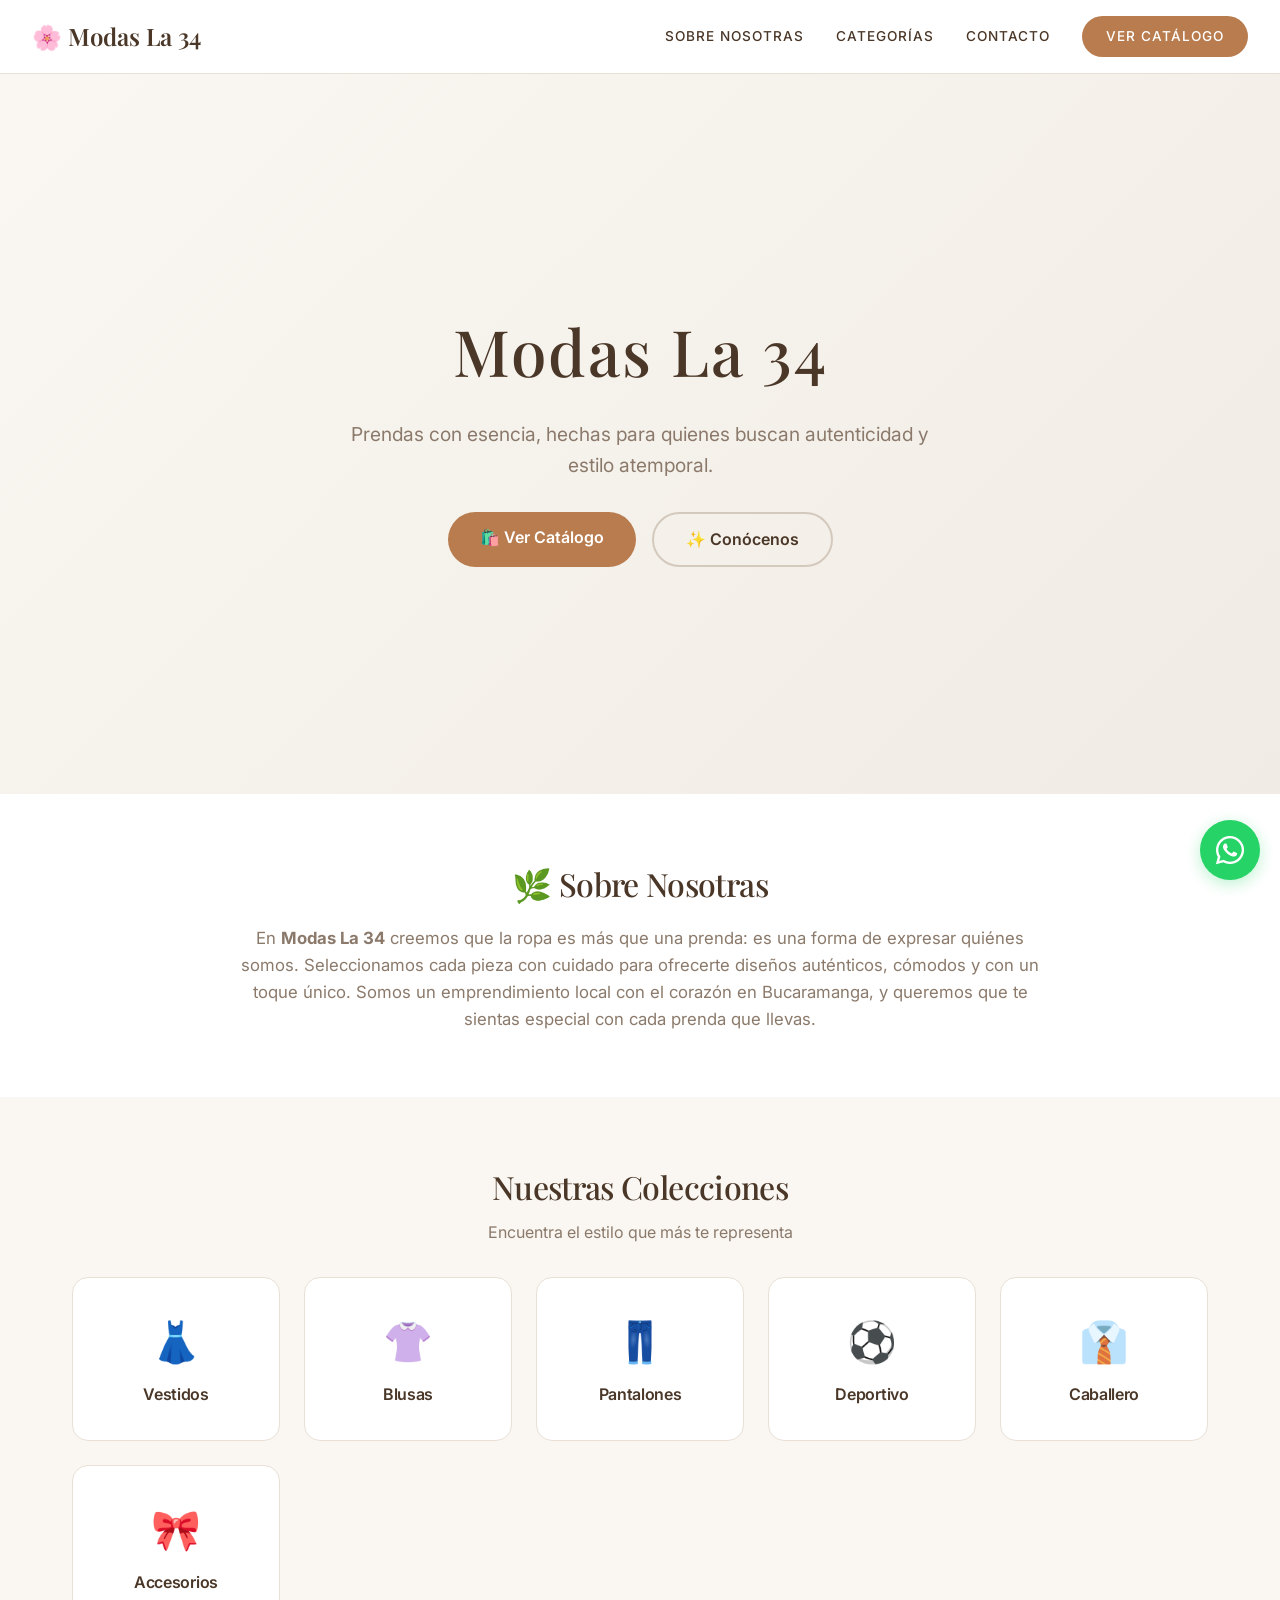
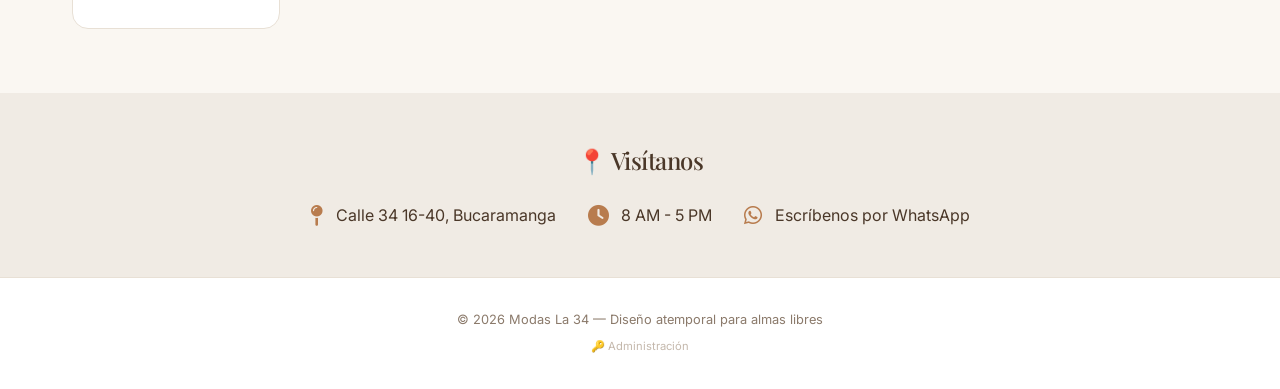
<file: index.html>
<!DOCTYPE html>
<html lang="es">
<head>
    <link rel="manifest" href="manifest.json">
    <meta name="theme-color" content="#d4a5a9">
    <meta charset="UTF-8">
    <meta name="viewport" content="width=device-width, initial-scale=1.0">
    <title>Modas La 34 | Tienda de ropa con esencia</title>
    <link rel="icon" href="data:image/svg+xml,<svg xmlns='http://www.w3.org/2000/svg' viewBox='0 0 100 100'><text y='.9em' font-size='90'>🌸</text></svg>">
    <!-- Google Fonts -->
    <link rel="preconnect" href="https://fonts.googleapis.com">
    <link rel="preconnect" href="https://fonts.gstatic.com" crossorigin>
    <link href="https://fonts.googleapis.com/css2?family=Inter:opsz,wght@14..32,300;14..32,400;14..32,500;14..32,600;14..32,700&family=Playfair+Display:ital,wght@0,400;0,500;0,600;1,400&display=swap" rel="stylesheet">
    <!-- Font Awesome -->
    <link rel="stylesheet" href="https://cdnjs.cloudflare.com/ajax/libs/font-awesome/6.4.0/css/all.min.css">
    <style>
        * {
            margin: 0;
            padding: 0;
            box-sizing: border-box;
        }

        body {
            font-family: 'Inter', sans-serif;
            background: #faf7f2;
            color: #2c2b28;
            line-height: 1.6;
        }

        /* Tipografía para títulos */
        h1, h2, h3 {
            font-family: 'Playfair Display', Georgia, serif;
            font-weight: 500;
            letter-spacing: -0.02em;
        }

        /* ===== HEADER ===== */
        .header {
            background: white;
            padding: 1rem 2rem;
            display: flex;
            justify-content: space-between;
            align-items: center;
            border-bottom: 1px solid #e8e0d5;
            position: sticky;
            top: 0;
            z-index: 100;
        }

        .logo {
            font-family: 'Playfair Display', Georgia, serif;
            font-size: 1.5rem;
            font-weight: 600;
            color: #4a3728;
            text-decoration: none;
        }

        .nav {
            display: flex;
            gap: 2rem;
            align-items: center;
        }

        .nav a {
            color: #4a3728;
            text-decoration: none;
            font-size: 0.85rem;
            font-weight: 500;
            text-transform: uppercase;
            letter-spacing: 1px;
            transition: color 0.3s;
        }

        .nav a:hover {
            color: #b87c4e;
        }

        .nav .btn-catalogo {
            background: #b87c4e;
            color: white;
            padding: 0.6rem 1.5rem;
            border-radius: 50px;
            transition: all 0.3s;
        }

        .nav .btn-catalogo:hover {
            background: #9a663f;
            color: white;
            transform: scale(1.02);
        }

        /* ===== HERO / BANNER ===== */
        .hero {
            display: flex;
            align-items: center;
            justify-content: center;
            min-height: 80vh;
            padding: 4rem 2rem;
            background: linear-gradient(135deg, #faf7f2 0%, #f0ebe4 100%);
            text-align: center;
        }

        .hero-content h1 {
            font-size: 4rem;
            color: #4a3728;
            margin-bottom: 1rem;
            letter-spacing: 2px;
        }

        .hero-content p {
            font-size: 1.2rem;
            color: #8b7a6b;
            max-width: 600px;
            margin: 0 auto 2rem auto;
        }

        .hero-buttons {
            display: flex;
            gap: 1rem;
            justify-content: center;
            flex-wrap: wrap;
        }

        .btn-primary {
            background: #b87c4e;
            color: white;
            padding: 0.8rem 2rem;
            border-radius: 50px;
            text-decoration: none;
            font-weight: 600;
            transition: all 0.3s;
            border: none;
            cursor: pointer;
        }

        .btn-primary:hover {
            background: #9a663f;
            transform: scale(1.02);
        }

        .btn-secondary {
            background: transparent;
            color: #4a3728;
            padding: 0.8rem 2rem;
            border-radius: 50px;
            text-decoration: none;
            font-weight: 600;
            border: 2px solid #d4c9bd;
            transition: all 0.3s;
        }

        .btn-secondary:hover {
            background: #e8e0d5;
            border-color: #b87c4e;
        }

        /* ===== CATEGORÍAS DESTACADAS ===== */
        .section {
            padding: 4rem 2rem;
            max-width: 1200px;
            margin: 0 auto;
        }

        .section-title {
            text-align: center;
            font-size: 2rem;
            color: #4a3728;
            margin-bottom: 0.5rem;
        }

        .section-subtitle {
            text-align: center;
            color: #8b7a6b;
            margin-bottom: 2rem;
        }

        .categorias-grid {
            display: grid;
            grid-template-columns: repeat(auto-fit, minmax(200px, 1fr));
            gap: 1.5rem;
        }

        .categoria-card {
            background: white;
            border-radius: 16px;
            padding: 2rem 1rem;
            text-align: center;
            border: 1px solid #e8e0d5;
            transition: all 0.3s;
            cursor: pointer;
            text-decoration: none;
            color: #4a3728;
        }

        .categoria-card:hover {
            transform: translateY(-5px);
            box-shadow: 0 10px 25px rgba(0,0,0,0.05);
            border-color: #b87c4e;
        }

        .categoria-card .icon {
            font-size: 2.5rem;
            margin-bottom: 0.5rem;
        }

        .categoria-card h3 {
            font-family: 'Inter', sans-serif;
            font-size: 1rem;
            font-weight: 600;
        }

        /* ===== QUIÉNES SOMOS ===== */
        .about {
            background: white;
            padding: 4rem 2rem;
        }

        .about-content {
            max-width: 800px;
            margin: 0 auto;
            text-align: center;
        }

        .about-content h2 {
            font-size: 2rem;
            color: #4a3728;
            margin-bottom: 1rem;
        }

        .about-content p {
            color: #8b7a6b;
            font-size: 1.05rem;
        }

        /* ===== CONTACTO ===== */
        .contacto {
            background: #f0ebe4;
            padding: 3rem 2rem;
            text-align: center;
        }

        .contacto-info {
            display: flex;
            flex-wrap: wrap;
            justify-content: center;
            gap: 2rem;
            margin-top: 1.5rem;
        }

        .contacto-item {
            display: flex;
            align-items: center;
            gap: 0.8rem;
            color: #4a3728;
        }

        .contacto-item i {
            font-size: 1.3rem;
            color: #b87c4e;
        }

        /* ===== FOOTER ===== */
        .footer {
            text-align: center;
            padding: 2rem;
            color: #8b7a6b;
            font-size: 0.8rem;
            border-top: 1px solid #e8e0d5;
            background: white;
        }

        .footer .admin-link {
            display: inline-block;
            margin-top: 0.5rem;
            font-size: 0.7rem;
            color: #c4b8ac;
            text-decoration: none;
            transition: color 0.3s;
        }

        .footer .admin-link:hover {
            color: #b87c4e;
        }

        /* ===== BOTÓN WHATSAPP FLOTANTE ===== */
        .whatsapp-float {
            position: fixed;
            bottom: 20px;
            right: 20px;
            background: #25D366;
            color: white;
            width: 60px;
            height: 60px;
            border-radius: 50%;
            display: flex;
            align-items: center;
            justify-content: center;
            font-size: 2rem;
            box-shadow: 0 4px 15px rgba(37, 211, 102, 0.3);
            z-index: 1000;
            text-decoration: none;
            transition: all 0.3s;
        }

        .whatsapp-float:hover {
            transform: scale(1.05);
            box-shadow: 0 6px 20px rgba(37, 211, 102, 0.4);
        }

        /* ===== RESPONSIVE ===== */
        @media (max-width: 768px) {
            .header {
                flex-direction: column;
                gap: 1rem;
                padding: 1rem;
            }

            .nav {
                flex-wrap: wrap;
                justify-content: center;
                gap: 1rem;
            }

            .hero-content h1 {
                font-size: 2.5rem;
            }

            .hero-content p {
                font-size: 1rem;
            }

            .categorias-grid {
                grid-template-columns: repeat(2, 1fr);
            }

            .contacto-info {
                flex-direction: column;
                align-items: center;
            }
        }
    </style>
</head>
<body>
    <!-- ===== HEADER ===== -->
    <header class="header">
        <a href="#" class="logo">🌸 Modas La 34</a>
        <nav class="nav">
            <a href="#nosotras">Sobre Nosotras</a>
            <a href="#categorias">Categorías</a>
            <a href="#contacto">Contacto</a>
            <a href="catalogo.html" class="btn-catalogo">Ver Catálogo</a>
        </nav>
    </header>

    <!-- ===== HERO ===== -->
    <section class="hero">
        <div class="hero-content">
            <h1>Modas La 34</h1>
            <p>Prendas con esencia, hechas para quienes buscan autenticidad y estilo atemporal.</p>
            <div class="hero-buttons">
                <a href="catalogo.html" class="btn-primary">🛍️ Ver Catálogo</a>
                <a href="#nosotras" class="btn-secondary">✨ Conócenos</a>
            </div>
        </div>
    </section>

    <!-- ===== QUIÉNES SOMOS ===== -->
    <section id="nosotras" class="about">
        <div class="about-content">
            <h2>🌿 Sobre Nosotras</h2>
            <p>
                En <strong>Modas La 34</strong> creemos que la ropa es más que una prenda: es una forma de expresar quiénes somos. 
                Seleccionamos cada pieza con cuidado para ofrecerte diseños auténticos, cómodos y con un toque único. 
                Somos un emprendimiento local con el corazón en Bucaramanga, y queremos que te sientas especial con cada prenda que llevas.
            </p>
        </div>
    </section>

    <!-- ===== CATEGORÍAS DESTACADAS ===== -->
    <section id="categorias" class="section">
        <h2 class="section-title">Nuestras Colecciones</h2>
        <p class="section-subtitle">Encuentra el estilo que más te representa</p>
        <div class="categorias-grid">
            <a href="catalogo.html?cat=vestidos" class="categoria-card">
                <div class="icon">👗</div>
                <h3>Vestidos</h3>
            </a>
            <a href="catalogo.html?cat=blusas" class="categoria-card">
                <div class="icon">👚</div>
                <h3>Blusas</h3>
            </a>
            <a href="catalogo.html?cat=pantalones" class="categoria-card">
                <div class="icon">👖</div>
                <h3>Pantalones</h3>
            </a>
            <a href="catalogo.html?cat=deportivo" class="categoria-card">
                <div class="icon">⚽</div>
                <h3>Deportivo</h3>
            </a>
            <a href="catalogo.html?cat=caballero" class="categoria-card">
                <div class="icon">👔</div>
                <h3>Caballero</h3>
            </a>
            <a href="catalogo.html?cat=accesorios" class="categoria-card">
                <div class="icon">🎀</div>
                <h3>Accesorios</h3>
            </a>
        </div>
    </section>

    <!-- ===== CONTACTO ===== -->
    <section id="contacto" class="contacto">
        <h2 style="font-family:'Playfair Display'; color:#4a3728;">📍 Visítanos</h2>
        <div class="contacto-info">
            <div class="contacto-item">
                <i class="fas fa-map-pin"></i>
                <span>Calle 34 16-40, Bucaramanga</span>
            </div>
            <div class="contacto-item">
                <i class="fas fa-clock"></i>
                <span>8 AM - 5 PM</span>
            </div>
            <div class="contacto-item">
                <i class="fab fa-whatsapp"></i>
                <span><a href="https://wa.me/573208049635?text=Hola%20Modas%20La%2034%2C%20vi%20su%20página%20y%20me%20interesa%20un%20producto" style="color:#4a3728; text-decoration:none;">Escríbenos por WhatsApp</a></span>
            </div>
        </div>
    </section>

    <!-- ===== FOOTER ===== -->
    <footer class="footer">
        <p>© 2026 Modas La 34 — Diseño atemporal para almas libres</p>
        <a href="admin/login.html" class="admin-link">🔑 Administración</a>
    </footer>

    <!-- ===== BOTÓN WHATSAPP FLOTANTE ===== -->
    <a href="https://wa.me/573208049635?text=Hola%20Modas%20La%2034%2C%20vi%20su%20página%20y%20me%20interesa%20un%20producto" 
       class="whatsapp-float" 
       target="_blank" 
       title="Contáctanos por WhatsApp">
        <i class="fab fa-whatsapp"></i>
    </a>
</body>
</html>
</file>
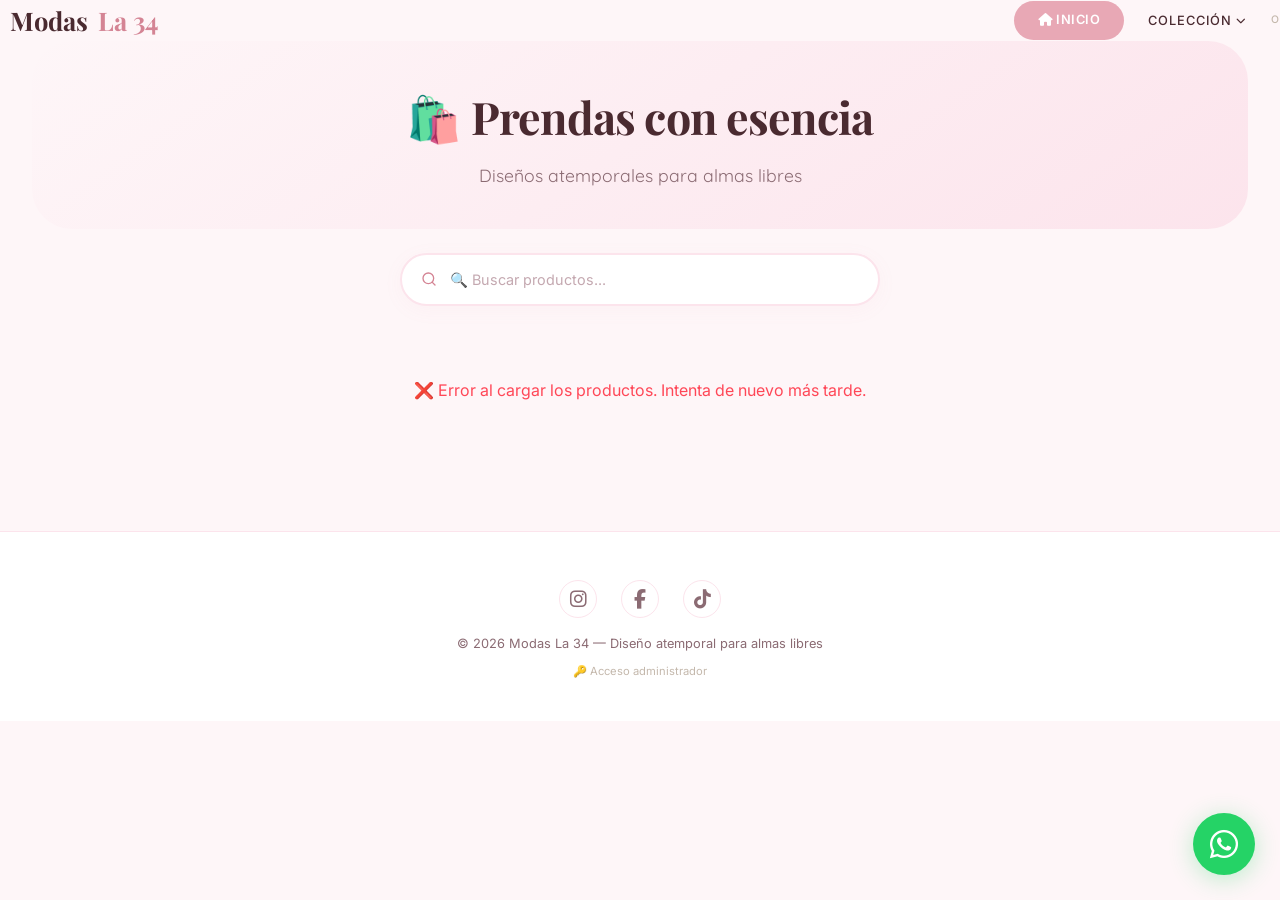
<file: catalogo.html>
<!DOCTYPE html>
<html lang="es">
<head>
    <meta charset="UTF-8">
    <meta name="viewport" content="width=device-width, initial-scale=1.0, user-scalable=yes">
    <link rel="icon" href="data:image/svg+xml,<svg xmlns='http://www.w3.org/2000/svg' viewBox='0 0 100 100'><text y='.9em' font-size='90'>🌸</text></svg>">
    <title>Catálogo - Modas La 34</title>
      
    <!-- Google Fonts -->
    <link href="https://fonts.googleapis.com/css2?family=Inter:wght@300;400;500;600;700&family=Playfair+Display:wght@400;500;600;700&family=Quicksand:wght@300;400;500;600;700&display=swap" rel="stylesheet">
    
    <!-- Font Awesome -->
    <link rel="stylesheet" href="https://cdnjs.cloudflare.com/ajax/libs/font-awesome/6.4.0/css/all.min.css">
     
    <!-- Estilos CSS -->
    <link rel="stylesheet" href="css/catalogo.css">
</head>
<body>
    <!-- HEADER -->
    <header>
        <div class="header-inner">
            <a href="#" class="logo">
                <i class="fas fa-flower"></i> Modas <span>La 34</span>
            </a>
            <nav>
                <a href="index.html" class="btn-nav"><i class="fas fa-home"></i> Inicio</a>
                <div class="dropdown">
                    <button class="dropbtn">Colección <i class="fas fa-chevron-down" style="font-size:0.6rem;"></i></button>
                    <div class="dropdown-content">
                        <a href="#" onclick="filtrarPorCategoria('todos')">✨ Todos los productos</a>
                        <a href="#" onclick="filtrarPorCategoria('vestidos')">👗 Vestidos</a>
                        <a href="#" onclick="filtrarPorCategoria('blusas')">👚 Blusas</a>
                        <a href="#" onclick="filtrarPorCategoria('pantalones')">👖 Pantalones</a>
                        <a href="#" onclick="filtrarPorCategoria('deportivo')">⚽ Deportivo</a>
                        <a href="#" onclick="filtrarPorCategoria('caballero')">👔 Caballero</a>
                        <a href="#" onclick="filtrarPorCategoria('accesorios')">🎀 Accesorios</a>
                    </div>
                </div>
                <a href="admin/login.html" style="font-size:0.65rem; color:#c4b8ac;">o</a>
            </nav>
        </div>
    </header>

    <!-- MAIN CONTENT -->
    <main class="main-content">
        <div class="hero-section">
            <h2>🛍️ Prendas con esencia</h2>
            <p>Diseños atemporales para almas libres</p>
        </div>

        <div class="buscador-wrapper">
            <input type="text" id="buscador-productos" placeholder="🔍 Buscar productos..." class="buscador-input">
        </div>

        <div class="grid-productos" id="catalogo-productos">
            <div class="producto-card">
                <div class="producto-sin-imagen">🌿</div>
                <div class="producto-info">
                    <h3 class="producto-titulo">Cargando...</h3>
                    <p class="producto-precio">$0</p>
                </div>
            </div>
        </div>
    </main>

    <!-- MODAL -->
    <div id="modal-producto" class="modal">
        <div class="modal-contenido">
            <button class="modal-cerrar" onclick="cerrarModal()" aria-label="Cerrar modal">&times;</button>
            <div id="modal-contenido-producto"></div>
        </div>
    </div>

    <!-- WHATSAPP FLOTANTE -->
    <a href="https://wa.me/573208049635?text=Hola%20Modas%20La%2034" class="wa-float" target="_blank" aria-label="WhatsApp">
        <i class="fab fa-whatsapp"></i>
    </a>

    <!-- FOOTER -->
    <footer>
        <div class="footer-social">
            <a href="#" aria-label="Instagram"><i class="fab fa-instagram"></i></a>
            <a href="#" aria-label="Facebook"><i class="fab fa-facebook-f"></i></a>
            <a href="#" aria-label="TikTok"><i class="fab fa-tiktok"></i></a>
        </div>
        <p>© 2026 Modas La 34 — Diseño atemporal para almas libres</p>
        <a href="admin/login.html" class="admin-link">🔑 Acceso administrador</a>
    </footer>

    <!-- SCRIPTS -->
    <script src="js/supabase-config.js"></script>
    <script src="js/catalogo.js"></script>
</body>
</html>
</file>
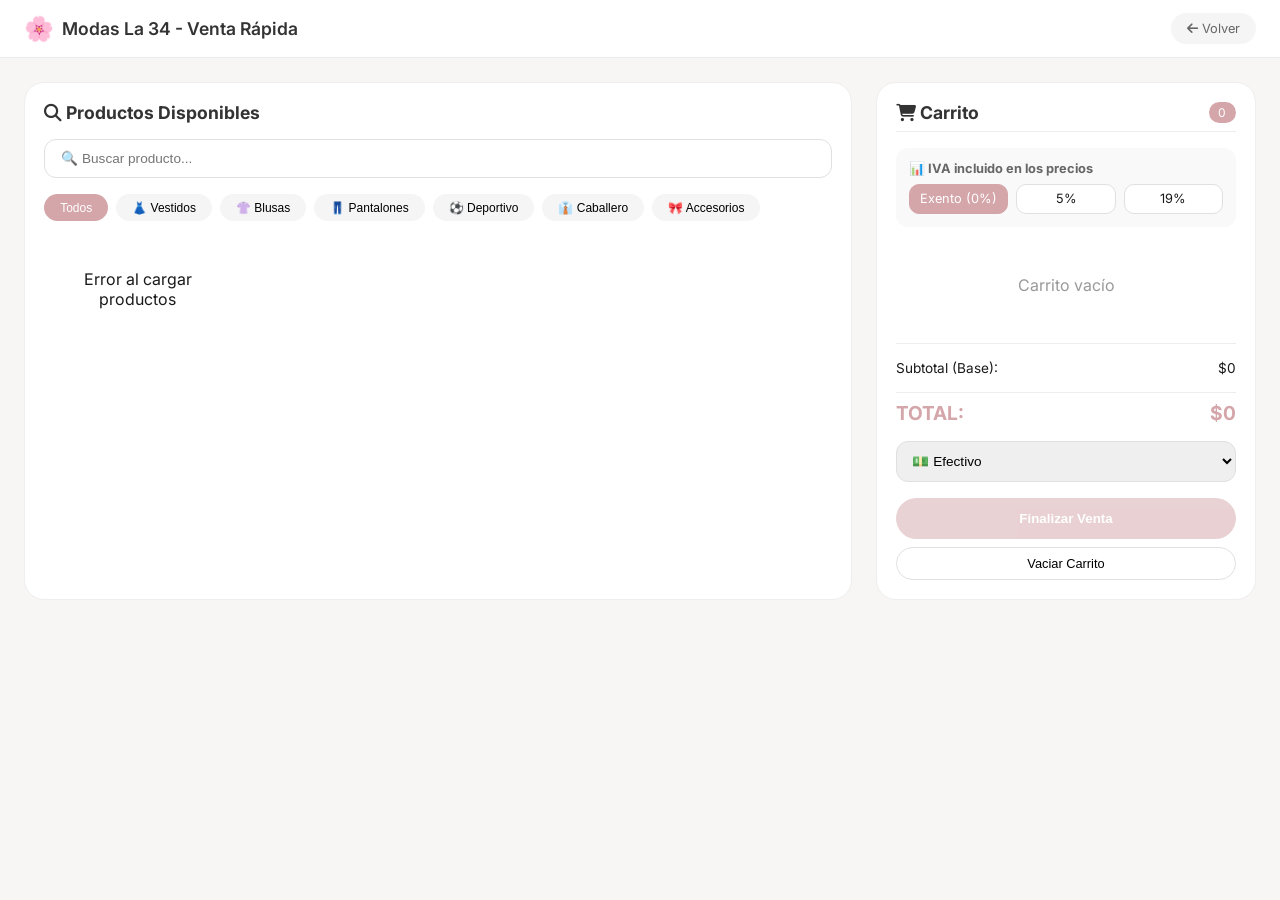
<file: admin/venta-rapida.html>
<!DOCTYPE html>
<html lang="es">
<head>
    <meta charset="UTF-8">
    <meta name="viewport" content="width=device-width, initial-scale=1.0, user-scalable=yes">
    <link rel="icon" href="data:image/svg+xml,<svg xmlns='http://www.w3.org/2000/svg' viewBox='0 0 100 100'><text y='.9em' font-size='90'>🌸</text></svg>">
    <title>Venta Rápida - Modas La 34</title>
    <link href="https://fonts.googleapis.com/css2?family=Inter:opsz,wght@14..32,300;14..32,400;14..32,500;14..32,600;14..32,700&display=swap" rel="stylesheet">
    <link rel="stylesheet" href="https://cdnjs.cloudflare.com/ajax/libs/font-awesome/6.4.0/css/all.min.css">
    <style>
        * {
            margin: 0;
            padding: 0;
            box-sizing: border-box;
        }

        body {
            font-family: 'Inter', -apple-system, BlinkMacSystemFont, sans-serif;
            background: #f8f6f4;
            color: #1a1a1a;
            min-height: 100vh;
        }

        /* Header */
        .header {
            background: white;
            padding: 0.8rem 1.5rem;
            display: flex;
            justify-content: space-between;
            align-items: center;
            border-bottom: 1px solid #eaeaea;
            position: sticky;
            top: 0;
            z-index: 100;
        }

        .logo {
            display: flex;
            align-items: center;
            gap: 0.5rem;
        }

        .logo-icon { font-size: 1.5rem; }
        .logo-text { font-weight: 600; font-size: 1.1rem; color: #333; }
        .volver-btn {
            background: #f5f5f5;
            color: #666;
            text-decoration: none;
            padding: 0.5rem 1rem;
            border-radius: 30px;
            font-size: 0.8rem;
            transition: all 0.2s;
        }
        .volver-btn:hover { background: #e0e0e0; }

        /* Contenedor principal */
        .venta-container {
            display: grid;
            grid-template-columns: 1fr 380px;
            gap: 1.5rem;
            padding: 1.5rem;
            max-width: 1400px;
            margin: 0 auto;
        }

        /* Panel productos */
        .productos-panel {
            background: white;
            border-radius: 20px;
            border: 1px solid #eee;
            padding: 1.2rem;
        }

        .productos-panel h2 {
            font-size: 1.1rem;
            margin-bottom: 1rem;
            color: #333;
        }

        .buscador {
            margin-bottom: 1rem;
        }
        .buscador input {
            width: 100%;
            padding: 0.7rem 1rem;
            border: 1px solid #e0e0e0;
            border-radius: 12px;
            font-size: 0.85rem;
        }
        .buscador input:focus { outline: none; border-color: #d4a5a9; }

        .categorias {
            display: flex;
            gap: 0.5rem;
            flex-wrap: wrap;
            margin-bottom: 1rem;
        }
        .cat-btn {
            background: #f5f5f5;
            border: none;
            padding: 0.4rem 1rem;
            border-radius: 20px;
            font-size: 0.75rem;
            cursor: pointer;
            transition: all 0.2s;
        }
        .cat-btn:hover { background: #e0e0e0; }
        .cat-btn.active { background: #d4a5a9; color: white; }

        .grid-productos {
            display: grid;
            grid-template-columns: repeat(auto-fill, minmax(160px, 1fr));
            gap: 0.8rem;
            max-height: 500px;
            overflow-y: auto;
        }

        .producto-card {
            background: #fafafa;
            border-radius: 12px;
            padding: 0.8rem;
            cursor: pointer;
            transition: all 0.2s;
            border: 1px solid #eee;
            text-align: center;
        }
        .producto-card:hover { background: #f0f0f0; transform: translateY(-2px); }
        .producto-nombre { font-weight: 600; font-size: 0.85rem; margin: 0.3rem 0; }
        .producto-precio { color: #d4a5a9; font-weight: 700; font-size: 1rem; }
        .producto-stock { font-size: 0.7rem; color: #999; }

        /* Panel carrito */
        .carrito-panel {
            background: white;
            border-radius: 20px;
            border: 1px solid #eee;
            padding: 1.2rem;
            position: sticky;
            top: 80px;
            height: fit-content;
        }

        .carrito-header {
            display: flex;
            justify-content: space-between;
            align-items: center;
            margin-bottom: 1rem;
            padding-bottom: 0.5rem;
            border-bottom: 1px solid #eee;
        }
        .carrito-header h2 { font-size: 1.1rem; color: #333; }
        .carrito-cantidad {
            background: #d4a5a9;
            color: white;
            padding: 0.2rem 0.6rem;
            border-radius: 20px;
            font-size: 0.75rem;
        }

        .selector-iva {
            background: #f9f9f9;
            border-radius: 12px;
            padding: 0.8rem;
            margin-bottom: 1rem;
        }
        .selector-iva h3 { font-size: 0.8rem; margin-bottom: 0.5rem; color: #666; }
        .iva-opciones { display: flex; gap: 0.5rem; }
        .iva-opcion {
            flex: 1;
            text-align: center;
            padding: 0.4rem;
            background: white;
            border: 1px solid #e0e0e0;
            border-radius: 10px;
            cursor: pointer;
            font-size: 0.8rem;
            transition: all 0.2s;
        }
        .iva-opcion.active { background: #d4a5a9; color: white; border-color: #d4a5a9; }

        .carrito-items {
            max-height: 350px;
            overflow-y: auto;
            margin-bottom: 1rem;
        }
        .carrito-item {
            display: flex;
            justify-content: space-between;
            align-items: center;
            padding: 0.8rem;
            background: #fafafa;
            border-radius: 10px;
            margin-bottom: 0.5rem;
        }
        .item-info { flex: 1; }
        .item-nombre { font-weight: 600; font-size: 0.85rem; }
        .item-detalle { font-size: 0.7rem; color: #999; }
        .item-precio { font-weight: 600; color: #d4a5a9; font-size: 0.85rem; }
        .item-cantidad {
            display: flex;
            align-items: center;
            gap: 0.5rem;
            margin: 0 0.5rem;
        }
        .item-cantidad button {
            width: 25px;
            height: 25px;
            border-radius: 50%;
            border: none;
            background: #e0e0e0;
            cursor: pointer;
        }
        .item-cantidad button:hover { background: #d4a5a9; color: white; }
        .item-eliminar {
            background: none;
            border: none;
            color: #ccc;
            cursor: pointer;
            font-size: 1rem;
        }
        .item-eliminar:hover { color: #e74c3c; }

        .carrito-resumen {
            border-top: 1px solid #eee;
            padding-top: 1rem;
        }
        .resumen-linea {
            display: flex;
            justify-content: space-between;
            margin-bottom: 0.5rem;
            font-size: 0.85rem;
        }
        .resumen-total {
            display: flex;
            justify-content: space-between;
            font-size: 1.2rem;
            font-weight: 700;
            color: #d4a5a9;
            margin: 1rem 0;
            padding-top: 0.5rem;
            border-top: 1px solid #eee;
        }
        .metodo-pago select {
            width: 100%;
            padding: 0.7rem;
            border: 1px solid #e0e0e0;
            border-radius: 12px;
            font-size: 0.85rem;
            margin-bottom: 1rem;
        }
        .finalizar-btn {
            background: #d4a5a9;
            color: white;
            border: none;
            padding: 0.8rem;
            border-radius: 40px;
            font-weight: 600;
            width: 100%;
            cursor: pointer;
            transition: all 0.2s;
        }
        .finalizar-btn:hover { background: #c49498; }
        .finalizar-btn:disabled { opacity: 0.5; cursor: not-allowed; }
        .vaciar-btn {
            background: none;
            border: 1px solid #e0e0e0;
            padding: 0.5rem;
            border-radius: 40px;
            width: 100%;
            margin-top: 0.5rem;
            cursor: pointer;
            font-size: 0.8rem;
        }

        /* Modal factura */
        .modal {
            display: none;
            position: fixed;
            top: 0;
            left: 0;
            width: 100%;
            height: 100%;
            background: rgba(0,0,0,0.5);
            justify-content: center;
            align-items: center;
            z-index: 1000;
        }
        .modal.active { display: flex; }
        .modal-content {
            background: white;
            border-radius: 24px;
            padding: 1.5rem;
            max-width: 400px;
            width: 90%;
            text-align: center;
        }
        .modal-buttons {
            display: flex;
            gap: 1rem;
            margin-top: 1.5rem;
        }
        .modal-buttons button {
            flex: 1;
            padding: 0.7rem;
            border: none;
            border-radius: 40px;
            cursor: pointer;
            font-weight: 600;
        }
        .btn-imprimir { background: #d4a5a9; color: white; }
        .btn-nueva { background: #f0f0f0; color: #666; }

        /* Responsive */
        @media (max-width: 768px) {
            .venta-container { grid-template-columns: 1fr; }
            .carrito-panel { position: static; }
        }
    </style>
</head>
<body>
    <header class="header">
        <div class="logo">
            <span class="logo-icon">🌸</span>
            <span class="logo-text">Modas La 34 - Venta Rápida</span>
        </div>
        <a href="dashboard.html" class="volver-btn"><i class="fas fa-arrow-left"></i> Volver</a>
    </header>

    <div class="venta-container">
        <!-- Panel izquierdo: Productos -->
        <div class="productos-panel">
            <h2><i class="fas fa-search"></i> Productos Disponibles</h2>
            <div class="buscador">
                <input type="text" id="buscador" placeholder="🔍 Buscar producto...">
            </div>
            <div class="categorias" id="categorias">
                <button class="cat-btn active" data-cat="todos">Todos</button>
                <button class="cat-btn" data-cat="vestidos">👗 Vestidos</button>
                <button class="cat-btn" data-cat="blusas">👚 Blusas</button>
                <button class="cat-btn" data-cat="pantalones">👖 Pantalones</button>
                <button class="cat-btn" data-cat="deportivo">⚽ Deportivo</button>
                <button class="cat-btn" data-cat="caballero">👔 Caballero</button>
                <button class="cat-btn" data-cat="accesorios">🎀 Accesorios</button>
            </div>
            <div class="grid-productos" id="grid-productos">
                <div style="text-align:center; padding:2rem;">Cargando productos...</div>
            </div>
        </div>

        <!-- Panel derecho: Carrito -->
        <div class="carrito-panel">
            <div class="carrito-header">
                <h2><i class="fas fa-shopping-cart"></i> Carrito</h2>
                <span class="carrito-cantidad" id="carrito-cantidad">0</span>
            </div>

            <div class="selector-iva">
                <h3>📊 IVA incluido en los precios</h3>
                <div class="iva-opciones">
                    <div class="iva-opcion active" data-iva="0">Exento (0%)</div>
                    <div class="iva-opcion" data-iva="5">5%</div>
                    <div class="iva-opcion" data-iva="19">19%</div>
                </div>
            </div>

            <div class="carrito-items" id="carrito-items">
                <div style="text-align:center; color:#999; padding:2rem;">Carrito vacío</div>
            </div>

            <div class="carrito-resumen">
                <div class="resumen-linea">
                    <span>Subtotal (Base):</span>
                    <span id="subtotal">$0</span>
                </div>
                <div class="resumen-linea" id="iva-linea" style="display:none;">
                    <span>IVA <span id="iva-porcentaje">0</span>%:</span>
                    <span id="iva-valor">$0</span>
                </div>
                <div class="resumen-total">
                    <span>TOTAL:</span>
                    <span id="total">$0</span>
                </div>

                <div class="metodo-pago">
                    <select id="metodo-pago">
                        <option value="Efectivo">💵 Efectivo</option>
                        <option value="Tarjeta Débito">💳 Tarjeta Débito</option>
                        <option value="Tarjeta Crédito">💳 Tarjeta Crédito</option>
                        <option value="Transferencia">📱 Transferencia</option>
                        <option value="Nequi">📱 Nequi</option>
                        <option value="DaviPlata">📱 DaviPlata</option>
                    </select>
                </div>

                <button class="finalizar-btn" id="finalizar-btn" disabled>Finalizar Venta</button>
                <button class="vaciar-btn" onclick="limpiarCarrito()">Vaciar Carrito</button>
            </div>
        </div>
    </div>

    <!-- Modal factura -->
    <div class="modal" id="modal-factura">
        <div class="modal-content">
            <div style="font-size: 3rem;">🧾</div>
            <h3 style="margin: 1rem 0;">¡Venta Completada!</h3>
            <p>Total: <strong id="factura-total">$0</strong></p>
            <p>IVA: <span id="factura-iva">0%</span></p>
            <p>Método: <span id="factura-metodo">Efectivo</span></p>
            <div class="modal-buttons">
                <button class="btn-imprimir" onclick="imprimirFactura()">🖨️ Imprimir</button>
                <button class="btn-nueva" onclick="nuevaVenta()">➕ Nueva Venta</button>
            </div>
        </div>
    </div>

    <script src="../js/supabase-config.js"></script>
    <script>
        // Variables
        let productos = [];
        let carrito = [];
        let ivaSeleccionado = 0;
        let filtroCategoria = 'todos';
        let busqueda = '';

        // Elementos DOM
        const gridProductos = document.getElementById('grid-productos');
        const carritoItems = document.getElementById('carrito-items');
        const carritoCantidad = document.getElementById('carrito-cantidad');
        const subtotalSpan = document.getElementById('subtotal');
        const ivaLinea = document.getElementById('iva-linea');
        const ivaPorcentajeSpan = document.getElementById('iva-porcentaje');
        const ivaValorSpan = document.getElementById('iva-valor');
        const totalSpan = document.getElementById('total');
        const finalizarBtn = document.getElementById('finalizar-btn');

        // Inicializar
        document.addEventListener('DOMContentLoaded', async () => {
            await cargarProductos();
            configurarEventos();
        });

        async function cargarProductos() {
            try {
                const res = await fetch(`${SUPABASE_URL}/rest/v1/vista_productos_completa`, {
                    headers: { 'apikey': SUPABASE_KEY }
                });
                productos = await res.json();
                mostrarProductos();
            } catch (error) {
                console.error('Error:', error);
                gridProductos.innerHTML = '<div style="text-align:center; padding:2rem;">Error al cargar productos</div>';
            }
        }

        function mostrarProductos() {
            let filtrados = productos.filter(p => p.stock_total > 0);
            
            if (filtroCategoria !== 'todos') {
                filtrados = filtrados.filter(p => p.categoria === filtroCategoria);
            }
            if (busqueda) {
                filtrados = filtrados.filter(p => 
                    p.nombre.toLowerCase().includes(busqueda.toLowerCase()) ||
                    p.codigo.toLowerCase().includes(busqueda.toLowerCase())
                );
            }

            if (filtrados.length === 0) {
                gridProductos.innerHTML = '<div style="text-align:center; padding:2rem;">No hay productos disponibles</div>';
                return;
            }

            gridProductos.innerHTML = filtrados.map(p => `
                <div class="producto-card" onclick="seleccionarProducto(${p.id})">
                    <div style="font-size: 1.5rem;">📦</div>
                    <div class="producto-nombre">${p.nombre}</div>
                    <div class="producto-precio">$${(p.precio_min || 0).toLocaleString()}</div>
                    <div class="producto-stock">Stock: ${p.stock_total}</div>
                    <div style="font-size: 0.7rem; color:#999;">${p.codigo}</div>
                </div>
            `).join('');
        }

        function configurarEventos() {
            // Filtro categorías
            document.querySelectorAll('.cat-btn').forEach(btn => {
                btn.addEventListener('click', () => {
                    document.querySelectorAll('.cat-btn').forEach(b => b.classList.remove('active'));
                    btn.classList.add('active');
                    filtroCategoria = btn.dataset.cat;
                    mostrarProductos();
                });
            });

            // Buscador
            document.getElementById('buscador').addEventListener('input', (e) => {
                busqueda = e.target.value;
                mostrarProductos();
            });

            // Selector IVA
            document.querySelectorAll('.iva-opcion').forEach(opt => {
                opt.addEventListener('click', () => {
                    document.querySelectorAll('.iva-opcion').forEach(o => o.classList.remove('active'));
                    opt.classList.add('active');
                    ivaSeleccionado = parseInt(opt.dataset.iva);
                    actualizarCarrito();
                });
            });
        }

        async function seleccionarProducto(id) {
            const producto = productos.find(p => p.id === id);
            if (!producto) return;

            const variantes = producto.variantes || [];
            if (variantes.length === 0) {
                agregarAlCarrito(producto, null, producto.precio_min);
                return;
            }

            // Modal para seleccionar variante
            let modalHTML = `
                <div style="position:fixed; top:0; left:0; right:0; bottom:0; background:rgba(0,0,0,0.5); display:flex; align-items:center; justify-content:center; z-index:2000;">
                    <div style="background:white; border-radius:20px; padding:1.5rem; max-width:400px; width:90%;">
                        <h3 style="margin-bottom:1rem;">Seleccionar variante: ${producto.nombre}</h3>
            `;
            
            variantes.forEach(v => {
                const colores = v.colores || [];
                const stockTotal = colores.reduce((s,c) => s + (c.stock || 0), 0);
                if (stockTotal > 0) {
                    modalHTML += `
                        <div onclick="agregarAlCarrito(${JSON.stringify(producto).replace(/"/g, '&quot;')}, ${JSON.stringify(v).replace(/"/g, '&quot;')}, ${v.precio_venta})" 
                             style="border:1px solid #eee; border-radius:12px; padding:0.8rem; margin-bottom:0.5rem; cursor:pointer;">
                            <strong>Talla: ${v.talla}</strong><br>
                            Precio: $${(v.precio_venta || 0).toLocaleString()}<br>
                            Stock: ${stockTotal}
                        </div>
                    `;
                }
            });
            
            modalHTML += `
                        <button onclick="this.parentElement.parentElement.remove()" style="margin-top:1rem; width:100%; padding:0.5rem; border:1px solid #ddd; border-radius:40px; background:white;">Cancelar</button>
                    </div>
                </div>
            `;
            
            document.body.insertAdjacentHTML('beforeend', modalHTML);
        }

        function agregarAlCarrito(producto, variante, precio) {
            // Cerrar modal
            const modal = document.querySelector('body > div:last-child');
            if (modal && modal.style.position === 'fixed') modal.remove();
            
            const itemExistente = carrito.find(i => i.id === (variante?.id || producto.id));
            
            if (itemExistente) {
                itemExistente.cantidad++;
            } else {
                carrito.push({
                    id: variante?.id || producto.id,
                    nombre: producto.nombre,
                    talla: variante?.talla || 'Única',
                    precio: precio,
                    cantidad: 1,
                    producto_id: producto.id,
                    variante_id: variante?.id || null
                });
            }
            
            actualizarCarrito();
        }

        function actualizarCarrito() {
            const cantidadTotal = carrito.reduce((sum, i) => sum + i.cantidad, 0);
            carritoCantidad.textContent = cantidadTotal;
            
            if (carrito.length === 0) {
                carritoItems.innerHTML = '<div style="text-align:center; color:#999; padding:2rem;">Carrito vacío</div>';
                finalizarBtn.disabled = true;
                subtotalSpan.textContent = '$0';
                totalSpan.textContent = '$0';
                ivaLinea.style.display = 'none';
                return;
            }
            
            finalizarBtn.disabled = false;
            
            carritoItems.innerHTML = carrito.map((item, idx) => `
                <div class="carrito-item">
                    <div class="item-info">
                        <div class="item-nombre">${item.nombre}</div>
                        <div class="item-detalle">Talla: ${item.talla}</div>
                    </div>
                    <div class="item-cantidad">
                        <button onclick="cambiarCantidad(${idx}, -1)">-</button>
                        <span>${item.cantidad}</span>
                        <button onclick="cambiarCantidad(${idx}, 1)">+</button>
                    </div>
                    <div class="item-precio">$${(item.precio * item.cantidad).toLocaleString()}</div>
                    <button class="item-eliminar" onclick="eliminarDelCarrito(${idx})"><i class="fas fa-trash"></i></button>
                </div>
            `).join('');
            
            const subtotal = carrito.reduce((sum, i) => sum + (i.precio * i.cantidad), 0);
            
            if (ivaSeleccionado > 0) {
                const base = subtotal / (1 + (ivaSeleccionado / 100));
                const iva = subtotal - base;
                ivaPorcentajeSpan.textContent = ivaSeleccionado;
                ivaValorSpan.textContent = `$${iva.toLocaleString()}`;
                ivaLinea.style.display = 'flex';
                subtotalSpan.textContent = `$${base.toLocaleString()}`;
                totalSpan.textContent = `$${subtotal.toLocaleString()}`;
            } else {
                ivaLinea.style.display = 'none';
                subtotalSpan.textContent = `$${subtotal.toLocaleString()}`;
                totalSpan.textContent = `$${subtotal.toLocaleString()}`;
            }
        }

        function cambiarCantidad(index, delta) {
            const item = carrito[index];
            const nuevaCantidad = item.cantidad + delta;
            if (nuevaCantidad <= 0) {
                eliminarDelCarrito(index);
            } else {
                item.cantidad = nuevaCantidad;
                actualizarCarrito();
            }
        }

        function eliminarDelCarrito(index) {
            carrito.splice(index, 1);
            actualizarCarrito();
        }

        function limpiarCarrito() {
            if (carrito.length > 0 && confirm('¿Vaciar carrito?')) {
                carrito = [];
                actualizarCarrito();
            }
        }

        async function finalizarVenta() {
            if (carrito.length === 0) return;
            
            const metodoPago = document.getElementById('metodo-pago').value;
            const subtotal = carrito.reduce((sum, i) => sum + (i.precio * i.cantidad), 0);
            const base = ivaSeleccionado > 0 ? subtotal / (1 + (ivaSeleccionado / 100)) : subtotal;
            const iva = subtotal - base;
            
            if (!confirm(`¿Confirmar venta por $${subtotal.toLocaleString()}?`)) return;
            
            try {
                const token = JSON.parse(localStorage.getItem('admin_token'));
                const userRes = await fetch(`${SUPABASE_URL}/auth/v1/user`, {
                    headers: { 'apikey': SUPABASE_KEY, 'Authorization': `Bearer ${token.access_token}` }
                });
                const user = await userRes.json();
                
                const ventaData = {
                    total: subtotal,
                    subtotal: base,
                    iva: iva,
                    iva_porcentaje: ivaSeleccionado,
                    metodo_pago: metodoPago,
                    productos: carrito.map(i => `${i.cantidad}x ${i.nombre} (${i.talla})`).join(', '),
                    vendedor_id: user.id
                };
                
                const ventaRes = await fetch(`${SUPABASE_URL}/rest/v1/ventas`, {
                    method: 'POST',
                    headers: {
                        'apikey': SUPABASE_KEY,
                        'Authorization': `Bearer ${token.access_token}`,
                        'Content-Type': 'application/json',
                        'Prefer': 'return=representation'
                    },
                    body: JSON.stringify(ventaData)
                });
                
                if (!ventaRes.ok) throw new Error('Error al crear venta');
                
                const venta = await ventaRes.json();
                const ventaId = venta[0]?.id || venta.id;
                
                // Actualizar stock de variantes
                for (const item of carrito) {
                    if (item.variante_id) {
                        const varRes = await fetch(`${SUPABASE_URL}/rest/v1/variantes_producto?id=eq.${item.variante_id}`, {
                            headers: { 'apikey': SUPABASE_KEY }
                        });
                        const variante = await varRes.json();
                        if (variante.length > 0) {
                            const colores = variante[0].colores || [];
                            const nuevoStock = (variante[0].stock_total || 0) - item.cantidad;
                            await fetch(`${SUPABASE_URL}/rest/v1/variantes_producto?id=eq.${item.variante_id}`, {
                                method: 'PATCH',
                                headers: {
                                    'apikey': SUPABASE_KEY,
                                    'Authorization': `Bearer ${token.access_token}`,
                                    'Content-Type': 'application/json'
                                },
                                body: JSON.stringify({ stock_total: nuevoStock })
                            });
                        }
                    }
                }
                
                // Mostrar modal
                document.getElementById('factura-total').textContent = `$${subtotal.toLocaleString()}`;
                document.getElementById('factura-iva').textContent = ivaSeleccionado > 0 ? `${ivaSeleccionado}%` : 'Exento';
                document.getElementById('factura-metodo').textContent = metodoPago;
                document.getElementById('modal-factura').classList.add('active');
                
                window.ultimaVenta = {
                    items: [...carrito],
                    total: subtotal,
                    base: base,
                    iva: iva,
                    porcentajeIVA: ivaSeleccionado,
                    metodo: metodoPago,
                    fecha: new Date()
                };
                
                carrito = [];
                actualizarCarrito();
                await cargarProductos();
                
            } catch (error) {
                console.error('Error:', error);
                alert('Error al procesar la venta');
            }
        }

        function imprimirFactura() {
            if (!window.ultimaVenta) return;
            const v = window.ultimaVenta;
            
            const facturaHTML = `
                <html>
                <head><title>Factura Modas La 34</title>
                <style>
                    body { font-family: monospace; max-width: 80mm; margin: 0 auto; padding: 10px; }
                    .header { text-align: center; border-bottom: 1px dashed #000; margin-bottom: 10px; }
                    table { width: 100%; border-collapse: collapse; }
                    th, td { text-align: left; padding: 3px 0; }
                    .total { border-top: 1px dashed #000; margin-top: 10px; padding-top: 10px; }
                    .footer { text-align: center; margin-top: 20px; font-size: 10px; }
                </style>
                </head>
                <body>
                    <div class="header">
                        <h3>🌸 MODAS LA 34</h3>
                        <p>NIT: 123.456.789-0</p>
                        <p>${v.fecha.toLocaleDateString()} ${v.fecha.toLocaleTimeString()}</p>
                    </div>
                    <table>
                        <thead><tr><th>Cant</th><th>Producto</th><th>Precio</th></tr></thead>
                        <tbody>
                            ${v.items.map(i => `<tr><td>${i.cantidad}</td><td>${i.nombre} (${i.talla})</td><td>$${(i.precio * i.cantidad).toLocaleString()}</td></tr>`).join('')}
                        </tbody>
                    </table>
                    <div class="total">
                        <p>Subtotal: $${v.base.toLocaleString()}</p>
                        ${v.porcentajeIVA > 0 ? `<p>IVA ${v.porcentajeIVA}%: $${v.iva.toLocaleString()}</p>` : ''}
                        <p><strong>TOTAL: $${v.total.toLocaleString()}</strong></p>
                        <p>Método: ${v.metodo}</p>
                    </div>
                    <div class="footer">
                        <p>¡Gracias por su compra!</p>
                    </div>
                </body>
                </html>
            `;
            
            const win = window.open('', '_blank');
            win.document.write(facturaHTML);
            win.document.close();
            win.print();
        }

        function nuevaVenta() {
            document.getElementById('modal-factura').classList.remove('active');
            window.ultimaVenta = null;
        }

        // Exponer funciones globales
        window.seleccionarProducto = seleccionarProducto;
        window.agregarAlCarrito = agregarAlCarrito;
        window.cambiarCantidad = cambiarCantidad;
        window.eliminarDelCarrito = eliminarDelCarrito;
        window.limpiarCarrito = limpiarCarrito;
        window.finalizarVenta = finalizarVenta;
        window.imprimirFactura = imprimirFactura;
        window.nuevaVenta = nuevaVenta;
    </script>
</body>
</html>
</file>
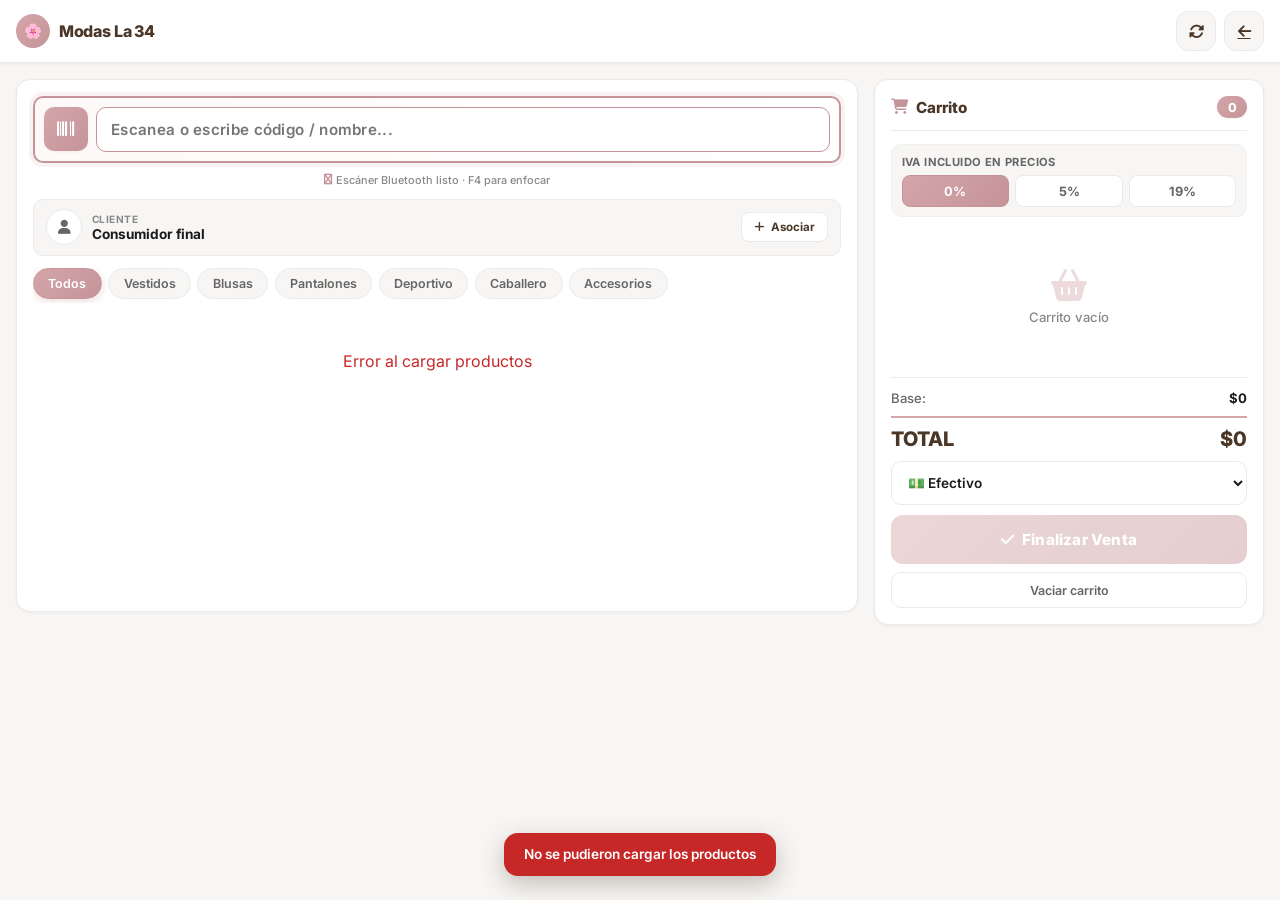
<file: admin/ventas.html>
<!DOCTYPE html>
<html lang="es">
<head>
<meta charset="UTF-8">
<meta name="viewport" content="width=device-width, initial-scale=1.0, maximum-scale=1.0, user-scalable=no">
<title>POS — Modas La 34</title>
<link rel="icon" href="data:image/svg+xml,<svg xmlns='http://www.w3.org/2000/svg' viewBox='0 0 100 100'><text y='.9em' font-size='90'>🌸</text></svg>">
<link href="https://fonts.googleapis.com/css2?family=Inter:wght@400;500;600;700;800&display=swap" rel="stylesheet">
<link rel="stylesheet" href="https://cdnjs.cloudflare.com/ajax/libs/font-awesome/6.4.0/css/all.min.css">
<style>
:root{
  --primary: #d4a5a9;
  --primary-dark: #c49498;
  --primary-light: #fef8f8;
  --secondary: #4a3728;
  --text-dark: #1a1a1a;
  --text-muted: #666;
  --text-light: #888;
  --border: #eaeaea;
  --border-light: #f0f0f0;
  --bg-light: #f8f6f4;
  --bg-white: #ffffff;
  --success: #2e7d32;
  --success-bg: #e8f5e9;
  --warning: #ef6c00;
  --warning-bg: #fff3e0;
  --danger: #c62828;
  --danger-bg: #ffebee;
  --info: #1565c0;
  --info-bg: #e3f2fd;
  --shadow-sm: 0 1px 3px rgba(74,55,40,.06);
  --shadow-md: 0 4px 12px rgba(74,55,40,.08);
  --shadow-lg: 0 12px 32px rgba(74,55,40,.14);
  --radius: 14px;
  --radius-sm: 10px;
  --radius-lg: 20px;
}
*{margin:0;padding:0;box-sizing:border-box;-webkit-tap-highlight-color:transparent;}
html,body{height:100%;overscroll-behavior:none;}
body{
  font-family:'Inter',system-ui,-apple-system,sans-serif;
  background:var(--bg-light);
  color:var(--text-dark);
  min-height:100vh;
  -webkit-font-smoothing:antialiased;
}

/* HEADER */
.header{
  background:var(--bg-white);
  padding:.7rem 1rem;
  display:flex;justify-content:space-between;align-items:center;
  border-bottom:1px solid var(--border);
  position:sticky;top:0;z-index:100;
  box-shadow:var(--shadow-sm);
}
.logo{display:flex;align-items:center;gap:.55rem;font-weight:800;font-size:1rem;color:var(--secondary);letter-spacing:-.01em;}
.logo .icon{
  width:34px;height:34px;border-radius:50%;
  background:linear-gradient(135deg, var(--primary), var(--primary-dark));
  display:flex;align-items:center;justify-content:center;
  color:#fff;font-size:.9rem;
}
.header-actions{display:flex;gap:.5rem;align-items:center;}
.btn-icon{
  background:var(--bg-light);border:1px solid var(--border);
  color:var(--secondary);width:40px;height:40px;border-radius:12px;
  display:flex;align-items:center;justify-content:center;cursor:pointer;
  font-size:.95rem;transition:all .15s;
}
.btn-icon:hover{background:var(--primary-light);border-color:var(--primary);}
.btn-icon:active{transform:scale(.95);}

/* LAYOUT */
.venta-container{
  display:grid;grid-template-columns:1fr 390px;gap:1rem;
  padding:1rem;max-width:1500px;margin:0 auto;align-items:start;
}
.panel{
  background:var(--bg-white);border-radius:var(--radius);
  border:1px solid var(--border);padding:1rem;box-shadow:var(--shadow-sm);
}
.panel-title{
  font-size:.95rem;font-weight:800;color:var(--secondary);
  display:flex;align-items:center;gap:.5rem;margin-bottom:.85rem;
}
.panel-title i{color:var(--primary-dark);}

/* SCAN BAR */
.scan-bar{
  display:flex;gap:.5rem;margin-bottom:.6rem;
  background:linear-gradient(135deg, var(--primary-light) 0%, #fff 100%);
  padding:.55rem;border-radius:var(--radius-sm);
  border:2px dashed var(--primary);transition:all .2s;
}
.scan-bar:focus-within{
  border-style:solid;border-color:var(--primary-dark);
  box-shadow:0 0 0 4px rgba(212,165,169,.15);
}
.scan-bar .scan-icon{
  display:flex;align-items:center;justify-content:center;
  width:44px;height:44px;border-radius:10px;
  background:linear-gradient(135deg, var(--primary), var(--primary-dark));
  color:#fff;font-size:1.05rem;flex-shrink:0;box-shadow:var(--shadow-sm);
}
.scan-bar input{
  flex:1;padding:.75rem .9rem;border:1px solid var(--border);
  border-radius:10px;font-size:.95rem;font-family:inherit;font-weight:600;
  background:#fff;color:var(--text-dark);letter-spacing:.3px;
}
.scan-bar input:focus{outline:none;border-color:var(--primary-dark);}
.scan-hint{
  font-size:.68rem;color:var(--text-light);text-align:center;
  margin-bottom:.75rem;font-weight:500;
  display:flex;align-items:center;justify-content:center;gap:.3rem;
}
.scan-hint i{color:var(--primary-dark);}

/* CLIENTE ASOCIADO */
.cliente-bar{
  background:var(--bg-light);border:1px solid var(--border);
  border-radius:var(--radius-sm);padding:.6rem .75rem;margin-bottom:.75rem;
  display:flex;align-items:center;gap:.6rem;transition:all .15s;
}
.cliente-bar.asociado{background:var(--success-bg);border-color:#a5d6a7;}
.cliente-bar .cliente-icon{
  width:36px;height:36px;border-radius:50%;
  background:var(--bg-white);border:1px solid var(--border);
  display:flex;align-items:center;justify-content:center;
  color:var(--text-muted);font-size:.9rem;flex-shrink:0;
}
.cliente-bar.asociado .cliente-icon{background:#fff;border-color:#a5d6a7;color:var(--success);}
.cliente-bar .cliente-info{flex:1;min-width:0;}
.cliente-bar .cliente-label{
  font-size:.63rem;color:var(--text-light);font-weight:700;
  text-transform:uppercase;letter-spacing:.5px;margin-bottom:1px;
}
.cliente-bar .cliente-nombre{
  font-size:.85rem;font-weight:700;color:var(--text-dark);
  white-space:nowrap;overflow:hidden;text-overflow:ellipsis;
}
.cliente-bar .cliente-doc{font-size:.7rem;color:var(--text-muted);font-family:monospace;}
.cliente-bar .btn-cliente{
  background:var(--bg-white);border:1px solid var(--border);
  padding:.45rem .75rem;border-radius:8px;cursor:pointer;
  font-size:.72rem;font-weight:700;color:var(--secondary);
  font-family:inherit;transition:all .15s;white-space:nowrap;
}
.cliente-bar .btn-cliente:hover{background:var(--primary-light);border-color:var(--primary);}
.cliente-bar .btn-cliente i{margin-right:.25rem;}

/* CATEGORÍAS */
.categorias{
  display:flex;gap:.4rem;flex-wrap:wrap;margin-bottom:.75rem;
  overflow-x:auto;padding-bottom:.25rem;scrollbar-width:none;
}
.categorias::-webkit-scrollbar{display:none;}
.cat-btn{
  background:var(--bg-light);border:1px solid var(--border);
  padding:.45rem .9rem;border-radius:20px;font-size:.78rem;
  cursor:pointer;font-family:inherit;font-weight:600;color:var(--text-muted);
  transition:all .15s;white-space:nowrap;flex-shrink:0;
}
.cat-btn:hover{background:var(--primary-light);color:var(--secondary);border-color:var(--primary);}
.cat-btn.active{
  background:linear-gradient(135deg, var(--primary), var(--primary-dark));
  color:#fff;border-color:var(--primary-dark);
  box-shadow:0 2px 8px rgba(212,165,169,.4);
}

/* GRID PRODUCTOS */
.grid-productos{
  display:grid;grid-template-columns:repeat(auto-fill,minmax(140px,1fr));
  gap:.6rem;max-height:calc(100vh - 420px);min-height:280px;
  overflow-y:auto;padding:4px;-webkit-overflow-scrolling:touch;
}
.producto-card{
  background:var(--bg-white);border:1px solid var(--border);
  border-radius:var(--radius-sm);padding:.75rem;cursor:pointer;
  transition:all .15s;display:flex;flex-direction:column;gap:.3rem;
  position:relative;overflow:hidden;
}
.producto-card::before{
  content:'';position:absolute;top:0;left:0;right:0;height:3px;
  background:linear-gradient(90deg, var(--primary), var(--primary-dark));
  opacity:0;transition:opacity .2s;
}
.producto-card:hover{border-color:var(--primary);box-shadow:var(--shadow-md);transform:translateY(-2px);}
.producto-card:hover::before{opacity:1;}
.producto-card:active{transform:scale(.97);}
.producto-nombre{
  font-weight:700;font-size:.8rem;line-height:1.25;
  display:-webkit-box;-webkit-line-clamp:2;-webkit-box-orient:vertical;
  overflow:hidden;color:var(--text-dark);
}
.producto-precio{color:var(--secondary);font-weight:800;font-size:.95rem;}
.producto-stock{font-size:.68rem;color:var(--text-muted);font-weight:500;}
.producto-stock.bajo{color:var(--danger);font-weight:700;}
.producto-codigo{font-size:.63rem;color:var(--text-light);font-family:monospace;}

/* CARRITO */
.carrito-panel{position:sticky;top:80px;}
.carrito-header{
  display:flex;justify-content:space-between;align-items:center;
  margin-bottom:.85rem;padding-bottom:.75rem;border-bottom:1px solid var(--border);
}
.carrito-badge{
  background:linear-gradient(135deg, var(--primary), var(--primary-dark));
  color:#fff;padding:.2rem .65rem;border-radius:14px;
  font-size:.78rem;font-weight:800;box-shadow:var(--shadow-sm);
}

/* IVA */
.iva-selector{background:var(--bg-light);border-radius:10px;padding:.6rem;margin-bottom:.75rem;border:1px solid var(--border-light);}
.iva-selector label{
  font-size:.7rem;color:var(--text-muted);display:block;
  margin-bottom:.4rem;font-weight:700;text-transform:uppercase;letter-spacing:.4px;
}
.iva-opciones{display:flex;gap:.4rem;}
.iva-opcion{
  flex:1;text-align:center;padding:.45rem;
  background:#fff;border:1.5px solid var(--border);
  border-radius:8px;cursor:pointer;font-size:.8rem;font-weight:700;
  transition:all .15s;color:var(--text-muted);
}
.iva-opcion.active{
  background:linear-gradient(135deg, var(--primary), var(--primary-dark));
  color:#fff;border-color:var(--primary-dark);
}

/* ITEMS */
.carrito-items{max-height:320px;overflow-y:auto;margin-bottom:.75rem;-webkit-overflow-scrolling:touch;}
.carrito-vacio{
  text-align:center;color:var(--text-light);padding:2.5rem 1rem;
  font-size:.82rem;font-weight:500;
}
.carrito-vacio i{font-size:2rem;display:block;margin-bottom:.5rem;opacity:.4;color:var(--primary);}
.carrito-item{
  display:flex;align-items:center;gap:.5rem;padding:.6rem;
  background:var(--bg-light);border-radius:10px;margin-bottom:.4rem;
  border:1.5px solid var(--border-light);transition:border-color .15s;
}
.carrito-item.manual{border-color:var(--primary);background:var(--primary-light);}
.carrito-item.na{border-color:var(--warning);background:var(--warning-bg);}
.item-info{flex:1;min-width:0;}
.item-nombre{
  font-weight:700;font-size:.8rem;white-space:nowrap;
  overflow:hidden;text-overflow:ellipsis;color:var(--text-dark);
}
.item-detalle{font-size:.68rem;color:var(--text-muted);font-weight:500;}
.badge-tag{
  display:inline-block;padding:1px 6px;border-radius:6px;
  font-size:.6rem;font-weight:800;margin-left:4px;letter-spacing:.3px;
}
.badge-tag.manual{background:var(--primary);color:#fff;}
.badge-tag.na{background:var(--warning);color:#fff;}
.item-cantidad{display:flex;align-items:center;gap:.15rem;}
.item-cantidad button{
  width:28px;height:28px;border-radius:8px;
  border:1.5px solid var(--border);background:#fff;
  cursor:pointer;font-weight:800;font-size:.95rem;color:var(--secondary);
  display:flex;align-items:center;justify-content:center;
  font-family:inherit;transition:all .12s;
}
.item-cantidad button:hover{background:var(--primary);color:#fff;border-color:var(--primary-dark);}
.item-cantidad button:active{transform:scale(.92);}
.item-cantidad span{min-width:22px;text-align:center;font-weight:800;font-size:.82rem;}
.item-precio{
  font-weight:800;color:var(--secondary);font-size:.8rem;
  min-width:60px;text-align:right;
}
.item-acciones{display:flex;flex-direction:column;gap:2px;}
.item-acciones button{
  background:none;border:none;color:var(--text-light);cursor:pointer;
  padding:3px;font-size:.72rem;border-radius:4px;transition:all .15s;
}
.item-acciones button:hover{color:var(--primary-dark);background:var(--primary-light);}
.item-acciones button.eliminar:hover{color:var(--danger);background:var(--danger-bg);}

/* RESUMEN */
.carrito-resumen{border-top:1px solid var(--border);padding-top:.75rem;}
.resumen-linea{
  display:flex;justify-content:space-between;margin-bottom:.4rem;
  font-size:.82rem;color:var(--text-muted);font-weight:500;
}
.resumen-linea span:last-child{font-weight:700;color:var(--text-dark);}
.resumen-total{
  display:flex;justify-content:space-between;
  font-size:1.25rem;font-weight:800;color:var(--secondary);
  margin:.6rem 0;padding-top:.6rem;border-top:2px solid var(--primary);
}
.metodo-pago select{
  width:100%;padding:.75rem;border:1.5px solid var(--border);
  border-radius:10px;font-size:.85rem;margin-bottom:.6rem;
  font-family:inherit;background:#fff;font-weight:600;color:var(--text-dark);
}
.metodo-pago select:focus{outline:none;border-color:var(--primary-dark);}
.finalizar-btn{
  background:linear-gradient(135deg, var(--primary), var(--primary-dark));
  color:#fff;border:none;padding:.95rem;border-radius:12px;
  font-weight:800;width:100%;cursor:pointer;font-size:.95rem;
  font-family:inherit;transition:all .15s;box-shadow:var(--shadow-md);
  letter-spacing:.2px;display:flex;align-items:center;justify-content:center;gap:.5rem;
}
.finalizar-btn:hover:not(:disabled){transform:translateY(-1px);box-shadow:var(--shadow-lg);}
.finalizar-btn:active:not(:disabled){transform:translateY(0);}
.finalizar-btn:disabled{opacity:.45;cursor:not-allowed;box-shadow:none;}
.vaciar-btn{
  background:none;border:1px solid var(--border);
  padding:.6rem;border-radius:10px;width:100%;margin-top:.5rem;
  cursor:pointer;font-size:.78rem;font-family:inherit;
  color:var(--text-muted);font-weight:600;transition:all .15s;
}
.vaciar-btn:hover{background:var(--danger-bg);color:var(--danger);border-color:#ef9a9a;}

/* MODALES */
.modal{
  display:none;position:fixed;inset:0;background:rgba(74,55,40,.45);
  backdrop-filter:blur(4px);z-index:1000;padding:1rem;
  align-items:center;justify-content:center;
}
.modal.active{display:flex;animation:fadeIn .2s;}
@keyframes fadeIn{from{opacity:0;}to{opacity:1;}}
@keyframes slideUp{from{transform:translateY(20px);opacity:0;}to{transform:translateY(0);opacity:1;}}
.modal-content{
  background:#fff;border-radius:var(--radius-lg);padding:1.5rem;
  max-width:440px;width:100%;max-height:90vh;overflow-y:auto;
  box-shadow:0 20px 60px rgba(74,55,40,.3);animation:slideUp .25s;
}
.modal-content h3{
  font-size:1.05rem;margin-bottom:1rem;
  display:flex;align-items:center;gap:.5rem;
  color:var(--secondary);font-weight:800;
}
.modal-content h3 i{color:var(--primary-dark);}

/* EDITAR PRECIO */
.precio-actual-info{
  background:var(--primary-light);border-radius:10px;
  padding:.6rem .8rem;font-size:.8rem;color:var(--secondary);
  margin-bottom:.75rem;font-weight:600;
  border:1px solid var(--primary);
}
.precio-input-group{margin-bottom:.75rem;}
.precio-input-group label{
  font-size:.72rem;font-weight:700;color:var(--secondary);
  display:block;margin-bottom:.35rem;text-transform:uppercase;letter-spacing:.4px;
}
.precio-input-group input{
  width:100%;padding:.85rem;border:2px solid var(--primary);
  border-radius:12px;font-size:1.15rem;font-weight:800;
  font-family:inherit;color:var(--secondary);text-align:right;
}
.precio-input-group input:focus{
  outline:none;border-color:var(--primary-dark);
  box-shadow:0 0 0 4px rgba(212,165,169,.2);
}
.precio-quick{display:flex;gap:.4rem;margin-bottom:.75rem;flex-wrap:wrap;}
.precio-quick button{
  flex:1;min-width:60px;padding:.5rem;
  border:1.5px solid var(--border);background:#fff;
  border-radius:8px;cursor:pointer;font-weight:700;
  font-size:.78rem;color:var(--secondary);font-family:inherit;transition:all .15s;
}
.precio-quick button:hover{background:var(--primary-light);border-color:var(--primary);}
.precio-na-btn{
  width:100%;padding:.75rem;border:2px dashed var(--warning);
  background:var(--warning-bg);border-radius:12px;cursor:pointer;
  font-weight:800;color:var(--warning);font-size:.85rem;
  font-family:inherit;margin-bottom:.75rem;transition:all .15s;
}
.precio-na-btn:hover{background:#ffe0b2;}
.precio-na-btn.active{background:var(--warning);color:#fff;border-style:solid;}

/* MODAL BOTONES */
.modal-buttons{display:flex;gap:.6rem;}
.modal-buttons button{
  flex:1;padding:.8rem;border:none;border-radius:12px;
  cursor:pointer;font-weight:800;font-size:.85rem;
  font-family:inherit;transition:all .15s;
}
.btn-primario{background:linear-gradient(135deg, var(--primary), var(--primary-dark));color:#fff;}
.btn-primario:hover{transform:translateY(-1px);box-shadow:var(--shadow-md);}
.btn-secundario{background:var(--bg-light);color:var(--text-muted);border:1px solid var(--border);}
.btn-secundario:hover{background:#ebe6e2;color:var(--text-dark);}
.btn-danger{background:var(--danger);color:#fff;}

/* VARIANTES */
.variante-opcion{
  display:flex;justify-content:space-between;align-items:center;
  padding:.85rem;border:2px solid var(--border);border-radius:12px;
  margin-bottom:.5rem;cursor:pointer;transition:all .15s;background:#fff;
}
.variante-opcion:hover{border-color:var(--primary);background:var(--primary-light);transform:translateX(2px);}
.variante-opcion.sin-stock{opacity:.4;cursor:not-allowed;transform:none;}
.variante-talla{font-weight:800;font-size:.92rem;color:var(--text-dark);}
.variante-precio{color:var(--secondary);font-weight:800;font-size:.92rem;}
.variante-stock{font-size:.7rem;color:var(--text-muted);font-weight:500;}

/* FACTURA */
.factura-icono{font-size:3.5rem;text-align:center;margin-bottom:.5rem;}
.factura-info{
  background:var(--bg-light);border-radius:14px;padding:1rem;
  margin:1rem 0;border:1px solid var(--border);
}
.factura-info p{
  display:flex;justify-content:space-between;
  margin-bottom:.5rem;font-size:.88rem;font-weight:600;
}
.factura-info p:last-child{margin-bottom:0;}
.factura-info strong{color:var(--secondary);font-size:1rem;}

/* CLIENTE MODAL */
.cliente-buscador{
  display:flex;gap:.5rem;margin-bottom:.75rem;
}
.cliente-buscador input{
  flex:1;padding:.75rem;border:2px solid var(--primary);
  border-radius:10px;font-size:.9rem;font-family:inherit;font-weight:600;
}
.cliente-buscador input:focus{
  outline:none;border-color:var(--primary-dark);
  box-shadow:0 0 0 3px rgba(212,165,169,.2);
}
.cliente-buscador button{
  background:var(--secondary);color:#fff;border:none;
  padding:.75rem 1rem;border-radius:10px;cursor:pointer;
  font-weight:700;font-size:.85rem;font-family:inherit;
}
.cliente-buscador button:hover{background:#3a2819;}
.cliente-resultados{
  max-height:260px;overflow-y:auto;margin-bottom:.75rem;
  border:1px solid var(--border);border-radius:10px;
}
.cliente-resultado{
  padding:.7rem .85rem;cursor:pointer;
  border-bottom:1px solid var(--border-light);transition:background .15s;
}
.cliente-resultado:last-child{border-bottom:none;}
.cliente-resultado:hover{background:var(--primary-light);}
.cliente-resultado.sin-resultados{text-align:center;color:var(--text-light);cursor:default;padding:1.5rem;}
.cliente-resultado.sin-resultados:hover{background:none;}
.cliente-resultado .nombre{font-weight:700;font-size:.88rem;color:var(--text-dark);}
.cliente-resultado .doc{font-size:.72rem;color:var(--text-muted);font-family:monospace;}
.cliente-nuevo-form{padding-top:.75rem;border-top:1px dashed var(--border);}
.cliente-nuevo-form .form-row{display:grid;grid-template-columns:1fr 1fr;gap:.5rem;margin-bottom:.5rem;}
.cliente-nuevo-form label{font-size:.7rem;font-weight:700;color:var(--secondary);display:block;margin-bottom:.25rem;text-transform:uppercase;letter-spacing:.4px;}
.cliente-nuevo-form input,
.cliente-nuevo-form select{
  width:100%;padding:.6rem .7rem;border:1.5px solid var(--border);
  border-radius:8px;font-size:.85rem;font-family:inherit;font-weight:600;color:var(--text-dark);
}
.cliente-nuevo-form input:focus,
.cliente-nuevo-form select:focus{outline:none;border-color:var(--primary-dark);}

/* TOAST */
.toast{
  position:fixed;bottom:24px;left:50%;
  transform:translateX(-50%) translateY(120px);
  background:var(--secondary);color:#fff;
  padding:.85rem 1.25rem;border-radius:14px;
  font-size:.85rem;z-index:2000;opacity:0;
  transition:all .3s;pointer-events:none;
  max-width:90%;text-align:center;font-weight:600;
  box-shadow:0 8px 24px rgba(74,55,40,.3);
}
.toast.show{opacity:1;transform:translateX(-50%) translateY(0);}
.toast.error{background:var(--danger);}
.toast.success{background:var(--success);}
.toast.warning{background:var(--warning);}

/* RESPONSIVE */
@media (max-width:900px){
  .venta-container{grid-template-columns:1fr;padding:.75rem;}
  .carrito-panel{position:static;}
  .grid-productos{max-height:none;grid-template-columns:repeat(auto-fill,minmax(120px,1fr));}
  .header{padding:.6rem .75rem;}
  .logo{font-size:.9rem;}
}
@media (max-width:480px){
  .venta-container{padding:.5rem;gap:.6rem;}
  .panel{padding:.75rem;border-radius:12px;}
  .grid-productos{grid-template-columns:repeat(2,1fr);}
  .producto-nombre{font-size:.76rem;}
  .producto-precio{font-size:.88rem;}
  .scan-bar input{font-size:.88rem;}
  .carrito-items{max-height:260px;}
  .modal-content{padding:1.1rem;border-radius:16px;}
}
</style>
</head>
<body>

<header class="header">
  <div class="logo">
    <div class="icon">🌸</div>
    <span>Modas La 34</span>
  </div>
  <div class="header-actions">
    <button class="btn-icon" id="btn-refresh" title="Recargar productos">
      <i class="fas fa-sync-alt"></i>
    </button>
    <a href="dashboard.html" class="btn-icon" title="Volver">
      <i class="fas fa-arrow-left"></i>
    </a>
  </div>
</header>

<div class="venta-container">
  <!-- PRODUCTOS -->
  <div class="panel productos-panel">
    <div class="scan-bar">
      <div class="scan-icon"><i class="fas fa-barcode"></i></div>
      <input type="text" id="scan-input" placeholder="Escanea o escribe código / nombre..." autocomplete="off" autocorrect="off" autocapitalize="off" spellcheck="false">
    </div>
    <div class="scan-hint">
      <i class="fas fa-bluetooth-b"></i> Escáner Bluetooth listo · F4 para enfocar
    </div>

    <!-- CLIENTE ASOCIADO -->
    <div class="cliente-bar" id="cliente-bar">
      <div class="cliente-icon" id="cliente-icon"><i class="fas fa-user"></i></div>
      <div class="cliente-info">
        <div class="cliente-label" id="cliente-label">Cliente</div>
        <div class="cliente-nombre" id="cliente-nombre">Consumidor final</div>
        <div class="cliente-doc" id="cliente-doc"></div>
      </div>
      <button class="btn-cliente" id="btn-cliente">
        <i class="fas fa-plus"></i> Asociar
      </button>
    </div>

    <div class="categorias" id="categorias">
      <button class="cat-btn active" data-cat="todos">Todos</button>
      <button class="cat-btn" data-cat="vestidos">Vestidos</button>
      <button class="cat-btn" data-cat="blusas">Blusas</button>
      <button class="cat-btn" data-cat="pantalones">Pantalones</button>
      <button class="cat-btn" data-cat="deportivo">Deportivo</button>
      <button class="cat-btn" data-cat="caballero">Caballero</button>
      <button class="cat-btn" data-cat="accesorios">Accesorios</button>
    </div>

    <div class="grid-productos" id="grid-productos">
      <div style="text-align:center;padding:2rem;color:var(--text-light);grid-column:1/-1;">Cargando...</div>
    </div>
  </div>

  <!-- CARRITO -->
  <div class="panel carrito-panel">
    <div class="carrito-header">
      <div class="panel-title" style="margin-bottom:0;"><i class="fas fa-shopping-cart"></i> Carrito</div>
      <span class="carrito-badge" id="carrito-badge">0</span>
    </div>

    <div class="iva-selector">
      <label>IVA incluido en precios</label>
      <div class="iva-opciones" id="iva-opciones">
        <div class="iva-opcion active" data-iva="0">0%</div>
        <div class="iva-opcion" data-iva="5">5%</div>
        <div class="iva-opcion" data-iva="19">19%</div>
      </div>
    </div>

    <div class="carrito-items" id="carrito-items">
      <div class="carrito-vacio">
        <i class="fas fa-shopping-basket"></i>
        Carrito vacío
      </div>
    </div>

    <div class="carrito-resumen">
      <div class="resumen-linea"><span>Base:</span><span id="subtotal">$0</span></div>
      <div class="resumen-linea" id="iva-linea" style="display:none;">
        <span>IVA <span id="iva-porcentaje">0</span>%:</span>
        <span id="iva-valor">$0</span>
      </div>
      <div class="resumen-total"><span>TOTAL</span><span id="total">$0</span></div>

      <div class="metodo-pago">
        <select id="metodo-pago">
          <option value="Efectivo">💵 Efectivo</option>
          <option value="Tarjeta Débito">💳 Tarjeta Débito</option>
          <option value="Tarjeta Crédito">💳 Tarjeta Crédito</option>
          <option value="Transferencia">🏦 Transferencia</option>
          <option value="Nequi">📱 Nequi</option>
          <option value="DaviPlata">📱 DaviPlata</option>
        </select>
      </div>

      <button class="finalizar-btn" id="finalizar-btn" disabled>
        <i class="fas fa-check"></i> Finalizar Venta
      </button>
      <button class="vaciar-btn" id="vaciar-btn">Vaciar carrito</button>
    </div>
  </div>
</div>

<!-- MODAL VARIANTES -->
<div class="modal" id="modal-variantes">
  <div class="modal-content">
    <h3 id="variante-titulo"><i class="fas fa-tags"></i> Seleccionar talla</h3>
    <div id="variante-lista"></div>
    <button class="btn-secundario" id="variante-cancelar" style="width:100%;padding:.7rem;border:none;border-radius:12px;cursor:pointer;font-family:inherit;font-weight:700;margin-top:.5rem;">Cancelar</button>
  </div>
</div>

<!-- MODAL EDITAR PRECIO -->
<div class="modal" id="modal-precio">
  <div class="modal-content">
    <h3><i class="fas fa-pen-to-square"></i> Editar precio</h3>
    <div class="precio-actual-info" id="precio-info"></div>
    <div class="precio-input-group">
      <label>Nuevo precio (COP)</label>
      <input type="number" id="precio-input" inputmode="numeric" min="0" step="100" placeholder="0">
    </div>
    <div class="precio-quick" id="precio-quick">
      <button data-add="1000">+1k</button>
      <button data-add="5000">+5k</button>
      <button data-add="10000">+10k</button>
      <button data-add="50000">+50k</button>
    </div>
    <button class="precio-na-btn" id="precio-na-btn">
      <i class="fas fa-ban"></i> Marcar como N/A (sin precio definido)
    </button>
    <div class="modal-buttons">
      <button class="btn-secundario" id="precio-cancelar">Cancelar</button>
      <button class="btn-primario" id="precio-guardar">Guardar</button>
    </div>
  </div>
</div>

<!-- MODAL CONFIRMAR VENTA -->
<div class="modal" id="modal-confirmar">
  <div class="modal-content">
    <h3><i class="fas fa-circle-question"></i> Confirmar venta</h3>
    <div class="factura-info">
      <p><span>Cliente:</span><strong id="confirm-cliente" style="font-size:.85rem;">Consumidor final</strong></p>
      <p><span>Ítems:</span><strong id="confirm-items">0</strong></p>
      <p><span>Total:</span><strong id="confirm-total">$0</strong></p>
      <p><span>Método:</span><span id="confirm-metodo">—</span></p>
    </div>
    <p style="font-size:.78rem;color:var(--text-muted);text-align:center;margin-bottom:1rem;">
      Verifica que todo esté correcto antes de cobrar.
    </p>
    <div class="modal-buttons">
      <button class="btn-secundario" id="confirm-cancelar">Cancelar</button>
      <button class="btn-primario" id="confirm-aceptar">
        <i class="fas fa-check"></i> Cobrar
      </button>
    </div>
  </div>
</div>

<!-- MODAL FACTURA -->
<div class="modal" id="modal-factura">
  <div class="modal-content">
    <div class="factura-icono">🧾</div>
    <h3 style="justify-content:center;"><i class="fas fa-check-circle" style="color:var(--success);"></i> ¡Venta completada!</h3>
    <div class="factura-info">
      <p><span>Total:</span><strong id="factura-total">$0</strong></p>
      <p><span>IVA:</span><span id="factura-iva">0%</span></p>
      <p><span>Método:</span><span id="factura-metodo">—</span></p>
      <p><span>Cliente:</span><span id="factura-cliente">Consumidor final</span></p>
    </div>
    <div class="modal-buttons">
      <button class="btn-primario" id="btn-imprimir"><i class="fas fa-print"></i> Imprimir</button>
      <button class="btn-secundario" id="btn-nueva"><i class="fas fa-plus"></i> Nueva</button>
    </div>
  </div>
</div>

<!-- MODAL CLIENTE -->
<div class="modal" id="modal-cliente">
  <div class="modal-content">
    <h3><i class="fas fa-user-friends"></i> Asociar cliente</h3>

    <div class="cliente-buscador">
      <input type="text" id="cliente-buscar-input" placeholder="Buscar por cédula o nombre..." autocomplete="off">
      <button id="cliente-buscar-btn"><i class="fas fa-search"></i></button>
    </div>

    <div class="cliente-resultados" id="cliente-resultados">
      <div class="cliente-resultado sin-resultados">Escribe para buscar o crea uno nuevo</div>
    </div>

    <div class="cliente-nuevo-form">
      <div style="font-size:.78rem;font-weight:800;color:var(--secondary);margin-bottom:.5rem;text-transform:uppercase;letter-spacing:.4px;">
        O crear cliente nuevo
      </div>
      <div class="form-row">
        <div>
          <label>Tipo doc</label>
          <select id="nuevo-cli-tipo">
            <option value="CC">CC</option>
            <option value="NIT">NIT</option>
            <option value="CE">CE</option>
            <option value="TI">TI</option>
            <option value="PP">PP</option>
          </select>
        </div>
        <div>
          <label>Documento</label>
          <input type="text" id="nuevo-cli-doc" inputmode="numeric" placeholder="Ej: 1020304050">
        </div>
      </div>
      <div class="form-row" style="grid-template-columns:1fr;">
        <div>
          <label>Nombre completo</label>
          <input type="text" id="nuevo-cli-nombre" placeholder="Ej: María López">
        </div>
      </div>
      <div class="form-row">
        <div>
          <label>Teléfono</label>
          <input type="tel" id="nuevo-cli-tel" placeholder="Opcional" inputmode="tel">
        </div>
        <div>
          <label>Ciudad</label>
          <input type="text" id="nuevo-cli-ciudad" placeholder="Opcional">
        </div>
      </div>
      <div class="modal-buttons" style="margin-top:.75rem;">
        <button class="btn-secundario" id="cliente-quitar">Quitar / Cancelar</button>
        <button class="btn-primario" id="cliente-crear-btn">
          <i class="fas fa-user-plus"></i> Crear y asociar
        </button>
      </div>
    </div>
  </div>
</div>

<div class="toast" id="toast"></div>

<script src="../js/supabase-config.js"></script>
<script>
(function(){
'use strict';

// ============ ESTADO ============
const state = {
  productos: [],
  carrito: [],
  iva: 0,
  filtroCategoria: 'todos',
  busqueda: '',
  ultimaVenta: null,
  productoPendiente: null,
  itemEditando: null,
  cliente: null,          // { id, nombre, documento, tipo_doc }
  clientesCache: []
};

const $ = id => document.getElementById(id);
const fmt = n => '$' + Math.round(Number(n) || 0).toLocaleString('es-CO');
const esc = s => String(s ?? '').replace(/[&<>"']/g, c =>
  ({'&':'&amp;','<':'&lt;','>':'&gt;','"':'&quot;',"'":'&#39;'}[c]));
const escAttr = s => String(s).replace(/&/g,'&amp;').replace(/'/g,'&#39;').replace(/"/g,'&quot;');

let toastTimer = null;
function toast(msg, tipo=''){
  const el = $('toast');
  el.textContent = msg;
  el.className = 'toast show ' + tipo;
  clearTimeout(toastTimer);
  toastTimer = setTimeout(() => el.className = 'toast', 2500);
}

function getToken(){
  try { return JSON.parse(localStorage.getItem('admin_token')); }
  catch { return null; }
}

function enfocarScanner(){
  const inp = $('scan-input');
  if (inp && document.activeElement !== inp){
    inp.focus();
    inp.select();
  }
}

// ============ CARGA PRODUCTOS ============
async function cargarProductos(){
  try {
    const res = await fetch(
      `${SUPABASE_URL}/rest/v1/vista_productos_completa?select=*`,
      { headers: { 'apikey': SUPABASE_KEY } }
    );
    if (!res.ok) throw new Error('HTTP ' + res.status);
    state.productos = await res.json();
    renderProductos();
  } catch(e){
    console.error(e);
    $('grid-productos').innerHTML =
      '<div style="text-align:center;padding:2rem;color:var(--danger);grid-column:1/-1;">Error al cargar productos</div>';
    toast('No se pudieron cargar los productos', 'error');
  }
}

// ============ RENDER PRODUCTOS ============
function renderProductos(){
  const q = state.busqueda.toLowerCase().trim();
  let lista = state.productos.filter(p => (p.stock_total || 0) > 0);

  if (state.filtroCategoria !== 'todos'){
    lista = lista.filter(p => (p.categoria || '').toLowerCase() === state.filtroCategoria);
  }
  if (q){
    lista = lista.filter(p =>
      (p.nombre || '').toLowerCase().includes(q) ||
      (p.codigo || '').toLowerCase().includes(q)
    );
  }

  const grid = $('grid-productos');
  if (lista.length === 0){
    grid.innerHTML = '<div style="text-align:center;padding:2rem;color:var(--text-light);grid-column:1/-1;">Sin productos</div>';
    return;
  }

  grid.innerHTML = lista.map(p => {
    const bajo = (p.stock_total || 0) <= 3;
    return `
      <div class="producto-card" data-id="${p.id}">
        <div class="producto-nombre">${esc(p.nombre)}</div>
        <div class="producto-precio">${fmt(p.precio_min || 0)}</div>
        <div class="producto-stock ${bajo ? 'bajo' : ''}">Stock: ${p.stock_total}</div>
        <div class="producto-codigo">${esc(p.codigo || '')}</div>
      </div>`;
  }).join('');

  grid.querySelectorAll('.producto-card').forEach(card => {
    card.addEventListener('click', () => {
      seleccionarProducto(Number(card.dataset.id));
      enfocarScanner();
    });
  });
}

// ============ SELECCIÓN DE PRODUCTO ============
async function seleccionarProducto(id){
  const producto = state.productos.find(p => p.id === id);
  if (!producto) return;

  let variantes = [];
  try {
    const res = await fetch(
      `${SUPABASE_URL}/rest/v1/variantes_producto?producto_id=eq.${id}&select=*`,
      { headers: { 'apikey': SUPABASE_KEY } }
    );
    if (res.ok) variantes = await res.json();
  } catch(e){ console.error('Error variantes:', e); }

  variantes = variantes.filter(v => stockDeVariante(v) > 0);

  if (variantes.length === 0){
    agregarAlCarrito(producto, null, producto.precio_min || 0);
    return;
  }

  if (variantes.length === 1){
    const v = variantes[0];
    agregarAlCarrito(producto, v, v.precio_venta || producto.precio_min || 0, stockDeVariante(v));
    return;
  }

  state.productoPendiente = producto;
  $('variante-titulo').innerHTML = `<i class="fas fa-tags"></i> ${esc(producto.nombre)}`;

  $('variante-lista').innerHTML = variantes.map(v => {
    const stock = stockDeVariante(v);
    return `
      <div class="variante-opcion" data-variante='${escAttr(JSON.stringify(v))}'>
        <div>
          <div class="variante-talla">Talla: ${esc(v.talla || 'Única')}</div>
          <div class="variante-stock">Stock: ${stock}</div>
        </div>
        <div class="variante-precio">${fmt(v.precio_venta || producto.precio_min || 0)}</div>
      </div>`;
  }).join('');

  $('variante-lista').querySelectorAll('.variante-opcion').forEach(el => {
    el.addEventListener('click', () => {
      const v = JSON.parse(el.dataset.variante);
      agregarAlCarrito(
        state.productoPendiente, v,
        v.precio_venta || state.productoPendiente.precio_min || 0,
        stockDeVariante(v)
      );
      cerrarModalVariantes();
    });
  });

  $('modal-variantes').classList.add('active');
}

function stockDeVariante(v){
  if (typeof v.stock_total === 'number') return v.stock_total;
  return (v.colores || []).reduce((s, c) => s + (c.stock || 0), 0);
}

function cerrarModalVariantes(){
  $('modal-variantes').classList.remove('active');
  state.productoPendiente = null;
  setTimeout(enfocarScanner, 100);
}

// ============ CARRITO ============
function agregarAlCarrito(producto, variante, precio, stockMax){
  const key = variante ? `v-${variante.id}` : `p-${producto.id}`;
  const existente = state.carrito.find(i => i.key === key);
  const stockReal = stockMax ?? (variante ? stockDeVariante(variante) : (producto.stock_total || 999));

  if (existente){
    if (existente.cantidad >= stockReal){
      toast(`Stock máximo alcanzado (${stockReal})`, 'error');
      return;
    }
    existente.cantidad++;
  } else {
    if (stockReal <= 0){ toast('Sin stock disponible', 'error'); return; }
    state.carrito.push({
      key,
      producto_id: producto.id,
      variante_id: variante?.id || null,
      nombre: producto.nombre,
      talla: variante?.talla || 'Única',
      codigo: producto.codigo || '',
      precio: Number(precio) || 0,
      precioOriginal: Number(precio) || 0,
      precioManual: false,
      esNA: false,
      cantidad: 1,
      stockMax: stockReal
    });
  }
  renderCarrito();
  toast(`${producto.nombre} agregado`, 'success');
}

function renderCarrito(){
  const totalItems = state.carrito.reduce((s, i) => s + i.cantidad, 0);
  $('carrito-badge').textContent = totalItems;

  const cont = $('carrito-items');
  if (state.carrito.length === 0){
    cont.innerHTML = '<div class="carrito-vacio"><i class="fas fa-shopping-basket"></i>Carrito vacío</div>';
    $('finalizar-btn').disabled = true;
    $('subtotal').textContent = '$0';
    $('total').textContent = '$0';
    $('iva-linea').style.display = 'none';
    return;
  }

  $('finalizar-btn').disabled = false;

  cont.innerHTML = state.carrito.map((item, idx) => {
    const claseExtra = item.esNA ? 'na' : (item.precioManual ? 'manual' : '');
    const badge = item.esNA
      ? '<span class="badge-tag na">N/A</span>'
      : (item.precioManual ? '<span class="badge-tag manual">MANUAL</span>' : '');
    return `
      <div class="carrito-item ${claseExtra}">
        <div class="item-info">
          <div class="item-nombre">${esc(item.nombre)}</div>
          <div class="item-detalle">Talla: ${esc(item.talla)} ${badge}</div>
        </div>
        <div class="item-cantidad">
          <button data-accion="dec" data-idx="${idx}">−</button>
          <span>${item.cantidad}</span>
          <button data-accion="inc" data-idx="${idx}">+</button>
        </div>
        <div class="item-precio">${item.esNA ? 'N/A' : fmt(item.precio * item.cantidad)}</div>
        <div class="item-acciones">
          <button data-accion="editar" data-idx="${idx}" title="Editar precio"><i class="fas fa-pen"></i></button>
          <button class="eliminar" data-accion="del" data-idx="${idx}" title="Eliminar"><i class="fas fa-trash"></i></button>
        </div>
      </div>
    `;
  }).join('');

  cont.querySelectorAll('button[data-accion]').forEach(btn => {
    btn.addEventListener('click', () => {
      const idx = Number(btn.dataset.idx);
      const accion = btn.dataset.accion;
      if (accion === 'inc') cambiarCantidad(idx, 1);
      else if (accion === 'dec') cambiarCantidad(idx, -1);
      else if (accion === 'del') eliminarDelCarrito(idx);
      else if (accion === 'editar') abrirEditarPrecio(idx);
    });
  });

  calcularTotales();
}

function calcularTotales(){
  const total = state.carrito.reduce((s, i) => s + (i.esNA ? 0 : i.precio * i.cantidad), 0);
  const ivaPct = state.iva;
  if (ivaPct > 0){
    const base = total / (1 + ivaPct / 100);
    const iva = total - base;
    $('iva-linea').style.display = 'flex';
    $('iva-porcentaje').textContent = ivaPct;
    $('iva-valor').textContent = fmt(iva);
    $('subtotal').textContent = fmt(base);
  } else {
    $('iva-linea').style.display = 'none';
    $('subtotal').textContent = fmt(total);
  }
  $('total').textContent = fmt(total);
}

function cambiarCantidad(idx, delta){
  const item = state.carrito[idx];
  if (!item) return;
  const nueva = item.cantidad + delta;
  if (nueva <= 0){ eliminarDelCarrito(idx); return; }
  if (nueva > item.stockMax){ toast(`Stock máximo: ${item.stockMax}`, 'error'); return; }
  item.cantidad = nueva;
  renderCarrito();
}

function eliminarDelCarrito(idx){
  state.carrito.splice(idx, 1);
  renderCarrito();
}

function vaciarCarrito(){
  if (state.carrito.length === 0) return;
  if (!confirm('¿Vaciar el carrito?')) return;
  state.carrito = [];
  renderCarrito();
  enfocarScanner();
}

// ============ EDITAR PRECIO ============
function abrirEditarPrecio(idx){
  const item = state.carrito[idx];
  if (!item) return;
  state.itemEditando = idx;

  $('precio-info').innerHTML =
    `<i class="fas fa-tag"></i> ${esc(item.nombre)} (Talla ${esc(item.talla)})<br>
     Precio original: <strong>${fmt(item.precioOriginal)}</strong>`;
  $('precio-input').value = item.esNA ? 0 : item.precio;
  $('precio-na-btn').classList.toggle('active', item.esNA);

  $('modal-precio').classList.add('active');
  setTimeout(() => { $('precio-input').focus(); $('precio-input').select(); }, 150);
}

function guardarPrecioManual(){
  const idx = state.itemEditando;
  if (idx === null) return;
  const item = state.carrito[idx];
  const naActivo = $('precio-na-btn').classList.contains('active');
  const valor = Number($('precio-input').value) || 0;

  if (naActivo){
    item.precio = 0;
    item.esNA = true;
    item.precioManual = true;
    toast('Marcado como N/A (precio pendiente)', 'warning');
  } else {
    if (valor <= 0){
      toast('Ingresa un precio válido', 'error');
      return;
    }
    item.precio = valor;
    item.precioManual = valor !== item.precioOriginal;
    item.esNA = false;
    toast(`Precio actualizado a ${fmt(valor)}`, 'success');
  }

  $('modal-precio').classList.remove('active');
  state.itemEditando = null;
  renderCarrito();
  enfocarScanner();
}

// ============ CLIENTES ============
async function cargarClientesCache(){
  try {
    const res = await fetch(
      `${SUPABASE_URL}/rest/v1/clientes?select=id,tipo_doc,documento,nombre,telefono,ciudad&limit=2000`,
      { headers: { 'apikey': SUPABASE_KEY } }
    );
    if (res.ok) state.clientesCache = await res.json();
  } catch(e){ console.error('Clientes cache:', e); }
}

function actualizarBarraCliente(){
  const bar = $('cliente-bar');
  const label = $('cliente-label');
  const nombre = $('cliente-nombre');
  const doc = $('cliente-doc');
  const btn = $('btn-cliente');

  if (state.cliente){
    bar.classList.add('asociado');
    label.textContent = 'Cliente asociado';
    nombre.textContent = state.cliente.nombre;
    doc.textContent = `${state.cliente.tipo_doc || 'CC'} ${state.cliente.documento || ''}`;
    btn.innerHTML = '<i class="fas fa-pen"></i> Cambiar';
  } else {
    bar.classList.remove('asociado');
    label.textContent = 'Cliente';
    nombre.textContent = 'Consumidor final';
    doc.textContent = '';
    btn.innerHTML = '<i class="fas fa-plus"></i> Asociar';
  }
}

function abrirModalCliente(){
  $('cliente-buscar-input').value = '';
  $('cliente-resultados').innerHTML = '<div class="cliente-resultado sin-resultados">Escribe para buscar o crea uno nuevo</div>';
  $('nuevo-cli-tipo').value = 'CC';
  $('nuevo-cli-doc').value = '';
  $('nuevo-cli-nombre').value = '';
  $('nuevo-cli-tel').value = '';
  $('nuevo-cli-ciudad').value = '';

  $('modal-cliente').classList.add('active');
  setTimeout(() => $('cliente-buscar-input').focus(), 150);
}

function buscarClientes(q){
  q = q.toLowerCase().trim();
  const cont = $('cliente-resultados');

  if (!q){
    cont.innerHTML = '<div class="cliente-resultado sin-resultados">Escribe para buscar o crea uno nuevo</div>';
    return;
  }

  const encontrados = state.clientesCache.filter(c =>
    String(c.nombre || '').toLowerCase().includes(q) ||
    String(c.documento || '').includes(q)
  ).slice(0, 20);

  if (encontrados.length === 0){
    cont.innerHTML = '<div class="cliente-resultado sin-resultados">Sin coincidencias — crea uno abajo</div>';
    return;
  }

  cont.innerHTML = encontrados.map(c => `
    <div class="cliente-resultado" data-id="${c.id}">
      <div class="nombre">${esc(c.nombre)}</div>
      <div class="doc">${esc(c.tipo_doc || 'CC')} ${esc(c.documento || '')}</div>
    </div>
  `).join('');

  cont.querySelectorAll('.cliente-resultado[data-id]').forEach(el => {
    el.addEventListener('click', () => {
      const c = state.clientesCache.find(x => x.id === Number(el.dataset.id));
      if (c){
        state.cliente = { id: c.id, nombre: c.nombre, documento: c.documento, tipo_doc: c.tipo_doc };
        actualizarBarraCliente();
        $('modal-cliente').classList.remove('active');
        toast(`Cliente: ${c.nombre}`, 'success');
        enfocarScanner();
      }
    });
  });
}

async function crearClienteRapido(){
  const tipo_doc = $('nuevo-cli-tipo').value;
  const documento = $('nuevo-cli-doc').value.trim();
  const nombre = $('nuevo-cli-nombre').value.trim();
  const telefono = $('nuevo-cli-tel').value.trim();
  const ciudad = $('nuevo-cli-ciudad').value.trim();

  if (!nombre){ toast('Falta el nombre', 'error'); return; }
  if (!documento){ toast('Falta el documento', 'error'); return; }

  // Validación básica
  const limpio = documento.replace(/[.\s-]/g, '');
  if (tipo_doc === 'CC' && !/^\d{6,10}$/.test(limpio)){
    toast('CC inválida (6-10 dígitos)', 'error'); return;
  }
  if (tipo_doc === 'NIT' && !/^\d{9,10}$/.test(limpio)){
    toast('NIT inválido (9-10 dígitos)', 'error'); return;
  }

  const token = getToken();
  const headers = {
    'apikey': SUPABASE_KEY,
    'Content-Type': 'application/json',
    'Prefer': 'return=representation'
  };
  if (token?.access_token) headers['Authorization'] = `Bearer ${token.access_token}`;

  try {
    const res = await fetch(`${SUPABASE_URL}/rest/v1/clientes`, {
      method: 'POST', headers,
      body: JSON.stringify({ tipo_doc, documento, nombre, telefono, ciudad })
    });

    if (!res.ok){
      const err = await res.text();
      if (err.includes('duplicate') || res.status === 409){
        toast('Ya existe ese documento', 'error');
        return;
      }
      throw new Error(err);
    }

    const arr = await res.json();
    const nuevo = Array.isArray(arr) ? arr[0] : arr;
    state.cliente = {
      id: nuevo.id, nombre: nuevo.nombre,
      documento: nuevo.documento, tipo_doc: nuevo.tipo_doc
    };
    state.clientesCache.push(nuevo);
    actualizarBarraCliente();
    $('modal-cliente').classList.remove('active');
    toast(`Cliente creado: ${nombre}`, 'success');
    enfocarScanner();
  } catch(e){
    console.error(e);
    toast('Error al crear cliente', 'error');
  }
}

function quitarCliente(){
  state.cliente = null;
  actualizarBarraCliente();
  $('modal-cliente').classList.remove('active');
  enfocarScanner();
}

// ============ CONFIRMAR VENTA ============
function abrirConfirmarVenta(){
  if (state.carrito.length === 0) return;

  const itemsNA = state.carrito.filter(i => i.esNA);
  if (itemsNA.length > 0){
    toast('Hay ítems N/A. Asígnales precio antes de cobrar.', 'error');
    return;
  }

  const total = state.carrito.reduce((s, i) => s + i.precio * i.cantidad, 0);
  const totalItems = state.carrito.reduce((s, i) => s + i.cantidad, 0);

  $('confirm-cliente').textContent = state.cliente
    ? `${state.cliente.nombre} (${state.cliente.documento})`
    : 'Consumidor final';
  $('confirm-items').textContent = totalItems;
  $('confirm-total').textContent = fmt(total);
  $('confirm-metodo').textContent = $('metodo-pago').value;

  $('modal-confirmar').classList.add('active');
}

async function finalizarVenta(){
  $('modal-confirmar').classList.remove('active');

  const token = getToken();
  if (!token?.access_token){
    toast('Sesión expirada. Vuelve a iniciar sesión.', 'error');
    return;
  }

  const metodoPago = $('metodo-pago').value;
  const total = state.carrito.reduce((s, i) => s + i.precio * i.cantidad, 0);
  const base = state.iva > 0 ? total / (1 + state.iva / 100) : total;
  const iva = total - base;

  const btn = $('finalizar-btn');
  btn.disabled = true;
  btn.innerHTML = '<i class="fas fa-spinner fa-spin"></i> Procesando...';

  try {
    const userRes = await fetch(`${SUPABASE_URL}/auth/v1/user`, {
      headers: {
        'apikey': SUPABASE_KEY,
        'Authorization': `Bearer ${token.access_token}`
      }
    });
    if (!userRes.ok) throw new Error('Sesión inválida');
    const user = await userRes.json();

    const detalleTexto = state.carrito.map(i => {
      let tag = '';
      if (i.esNA) tag = ' [N/A→manual]';
      else if (i.precioManual) tag = ` [manual ${fmt(i.precio)} vs ${fmt(i.precioOriginal)}]`;
      return `${i.cantidad}x ${i.nombre} (${i.talla})${tag}`;
    }).join(', ');

    const clienteTexto = state.cliente
      ? `${state.cliente.nombre} (${state.cliente.documento})`
      : 'Consumidor final';

    const ventaData = {
      total, subtotal: base, iva,
      iva_porcentaje: state.iva,
      metodo_pago: metodoPago,
      productos: detalleTexto,
      cliente: clienteTexto,
      vendedor_id: user.id
    };
    if (state.cliente?.id) ventaData.cliente_id = state.cliente.id;

    const ventaRes = await fetch(`${SUPABASE_URL}/rest/v1/ventas`, {
      method: 'POST',
      headers: {
        'apikey': SUPABASE_KEY,
        'Authorization': `Bearer ${token.access_token}`,
        'Content-Type': 'application/json',
        'Prefer': 'return=representation'
      },
      body: JSON.stringify(ventaData)
    });

    if (!ventaRes.ok){
      const err = await ventaRes.text();
      throw new Error('Error al crear venta: ' + err);
    }

    const ventaArr = await ventaRes.json();
    const ventaId = Array.isArray(ventaArr) ? ventaArr[0]?.id : ventaArr?.id;

    // Descontar stock
    const erroresStock = [];
    for (const item of state.carrito){
      if (!item.variante_id) continue;
      try {
        const varRes = await fetch(
          `${SUPABASE_URL}/rest/v1/variantes_producto?id=eq.${item.variante_id}&select=*`,
          { headers: { 'apikey': SUPABASE_KEY } }
        );
        if (!varRes.ok) throw new Error('lectura');
        const varArr = await varRes.json();
        if (!varArr.length) continue;

        const v = varArr[0];
        const stockActual = stockDeVariante(v);
        const nuevoStock = Math.max(0, stockActual - item.cantidad);

        let colores = v.colores || [];
        let restante = item.cantidad;
        colores = colores.map(c => {
          if (restante <= 0) return c;
          const desc = Math.min(c.stock || 0, restante);
          restante -= desc;
          return { ...c, stock: (c.stock || 0) - desc };
        });

        const patchRes = await fetch(
          `${SUPABASE_URL}/rest/v1/variantes_producto?id=eq.${item.variante_id}`,
          {
            method: 'PATCH',
            headers: {
              'apikey': SUPABASE_KEY,
              'Authorization': `Bearer ${token.access_token}`,
              'Content-Type': 'application/json',
              'Prefer': 'return=minimal'
            },
            body: JSON.stringify({ stock_total: nuevoStock, colores })
          }
        );
        if (!patchRes.ok) throw new Error('patch');
      } catch(e){
        console.error('Stock:', e);
        erroresStock.push(item.nombre);
      }
    }

    state.ultimaVenta = {
      id: ventaId,
      items: state.carrito.map(i => ({ ...i })),
      total, base, iva,
      ivaPct: state.iva,
      metodo: metodoPago,
      cliente: state.cliente ? { ...state.cliente } : null,
      fecha: new Date()
    };

    $('factura-total').textContent = fmt(total);
    $('factura-iva').textContent = state.iva > 0 ? `${state.iva}%` : 'Exento';
    $('factura-metodo').textContent = metodoPago;
    $('factura-cliente').textContent = state.cliente
      ? `${state.cliente.nombre} (${state.cliente.documento})`
      : 'Consumidor final';
    $('modal-factura').classList.add('active');

    state.carrito = [];
    state.cliente = null;
    actualizarBarraCliente();
    renderCarrito();

    if (erroresStock.length > 0){
      toast(`Venta guardada. Stock no actualizado: ${erroresStock.join(', ')}`, 'error');
    } else {
      toast('Venta registrada correctamente', 'success');
    }

    await cargarProductos();
  } catch(e){
    console.error(e);
    toast(e.message || 'Error al procesar la venta', 'error');
  } finally {
    btn.disabled = state.carrito.length === 0;
    btn.innerHTML = '<i class="fas fa-check"></i> Finalizar Venta';
  }
}

// ============ IMPRIMIR FACTURA ============
function imprimirFactura(){
  const v = state.ultimaVenta;
  if (!v) return;

  const fechaStr = v.fecha.toLocaleDateString('es-CO') + ' ' +
                   v.fecha.toLocaleTimeString('es-CO', { hour: '2-digit', minute: '2-digit' });

  const clienteLinea = v.cliente
    ? `<div>Cliente: ${esc(v.cliente.nombre)}</div>
       <div>${esc(v.cliente.tipo_doc || 'CC')}: ${esc(v.cliente.documento || '')}</div>`
    : '';

  const html = `
<!DOCTYPE html><html><head><meta charset="UTF-8"><title>Factura ${v.id || ''}</title>
<style>
*{margin:0;padding:0;box-sizing:border-box;}
body{font-family:'Courier New',monospace;max-width:80mm;margin:0 auto;padding:8px;font-size:11px;color:#000;}
.center{text-align:center;}
.sep{border-top:1px dashed #000;margin:6px 0;}
.titulo{font-size:14px;font-weight:bold;}
table{width:100%;border-collapse:collapse;}
th,td{padding:2px 0;vertical-align:top;}
th{text-align:left;font-size:10px;border-bottom:1px solid #000;}
.right{text-align:right;}
.total{font-size:13px;font-weight:bold;}
.footer{font-size:10px;margin-top:12px;}
</style></head><body>
<div class="center">
  <div class="titulo">MODAS LA 34</div>
  <div>NIT: 123.456.789-0</div>
  <div>${fechaStr}</div>
  ${v.id ? `<div>Factura #${v.id}</div>` : ''}
  ${clienteLinea}
</div>
<div class="sep"></div>
<table><thead><tr><th>Cant</th><th>Producto</th><th class="right">Valor</th></tr></thead>
<tbody>
${v.items.map(i => `
  <tr>
    <td>${i.cantidad}</td>
    <td>${esc(i.nombre)}<br><small>(${esc(i.talla)})${i.esNA ? ' N/A' : (i.precioManual ? ' *' : '')}</small></td>
    <td class="right">${fmt(i.precio * i.cantidad)}</td>
  </tr>`).join('')}
</tbody></table>
<div class="sep"></div>
<table>
<tr><td>Base:</td><td class="right">${fmt(v.base)}</td></tr>
${v.ivaPct > 0 ? `<tr><td>IVA ${v.ivaPct}%:</td><td class="right">${fmt(v.iva)}</td></tr>` : ''}
<tr class="total"><td>TOTAL:</td><td class="right">${fmt(v.total)}</td></tr>
<tr><td>Pago:</td><td class="right">${esc(v.metodo)}</td></tr>
</table>
<div class="sep"></div>
<div class="center footer">
  <p>¡Gracias por su compra!</p>
  <p>Modas La 34</p>
  <p style="margin-top:6px;font-size:9px;">* Precio modificado en caja</p>
</div>
<script>window.onload=function(){window.print();window.onafterprint=function(){window.close();};};<\/script>
</body></html>`;

  const win = window.open('', '_blank', 'width=400,height=600');
  if (!win){ toast('Permite ventanas emergentes para imprimir', 'error'); return; }
  win.document.open();
  win.document.write(html);
  win.document.close();
}

function nuevaVenta(){
  $('modal-factura').classList.remove('active');
  state.ultimaVenta = null;
  $('metodo-pago').value = 'Efectivo';
  enfocarScanner();
}

// ============ BUSCAR POR CÓDIGO (ESCÁNER BT) ============
async function buscarPorCodigo(codigo){
  const code = codigo.trim();
  if (!code) return;

  let prod = state.productos.find(p =>
    (p.codigo || '').toLowerCase() === code.toLowerCase()
  );
  if (!prod){
    prod = state.productos.find(p =>
      (p.nombre || '').toLowerCase() === code.toLowerCase()
    );
  }
  if (!prod){
    const matches = state.productos.filter(p =>
      (p.codigo || '').toLowerCase().includes(code.toLowerCase()) ||
      (p.nombre || '').toLowerCase().includes(code.toLowerCase())
    );
    if (matches.length === 1) prod = matches[0];
    else if (matches.length > 1){
      state.busqueda = code;
      renderProductos();
      toast(`${matches.length} coincidencias. Selecciona una.`, 'warning');
      return;
    }
  }

  if (!prod){
    toast('Producto no encontrado: ' + code, 'error');
    $('scan-input').value = '';
    return;
  }

  if ((prod.stock_total || 0) <= 0){
    toast(`${prod.nombre} sin stock`, 'error');
    $('scan-input').value = '';
    return;
  }

  await seleccionarProducto(prod.id);
  $('scan-input').value = '';
  state.busqueda = '';
  renderProductos();
  enfocarScanner();
}

// ============ EVENTOS ============
function configurarEventos(){
  const scanInput = $('scan-input');
  let scanTimer = null;

  scanInput.addEventListener('input', (e) => {
    clearTimeout(scanTimer);
    scanTimer = setTimeout(() => {
      state.busqueda = e.target.value;
      renderProductos();
    }, 180);
  });

  scanInput.addEventListener('keydown', async (e) => {
    if (e.key === 'Enter'){
      e.preventDefault();
      const val = scanInput.value.trim();
      if (!val) return;

      const cards = document.querySelectorAll('.producto-card');
      if (cards.length === 1){
        cards[0].click();
        scanInput.value = '';
        state.busqueda = '';
        renderProductos();
        return;
      }
      await buscarPorCodigo(val);
    }
    if (e.key === 'Escape'){
      scanInput.value = '';
      state.busqueda = '';
      renderProductos();
    }
  });

  scanInput.addEventListener('blur', () => {
    setTimeout(() => {
      const modalAbierto = document.querySelector('.modal.active');
      if (!modalAbierto) enfocarScanner();
    }, 200);
  });

  // Categorías
  $('categorias').addEventListener('click', (e) => {
    const btn = e.target.closest('.cat-btn');
    if (!btn) return;
    document.querySelectorAll('.cat-btn').forEach(b => b.classList.remove('active'));
    btn.classList.add('active');
    state.filtroCategoria = btn.dataset.cat;
    renderProductos();
    enfocarScanner();
  });

  // IVA
  $('iva-opciones').addEventListener('click', (e) => {
    const opt = e.target.closest('.iva-opcion');
    if (!opt) return;
    document.querySelectorAll('.iva-opcion').forEach(o => o.classList.remove('active'));
    opt.classList.add('active');
    state.iva = parseInt(opt.dataset.iva, 10) || 0;
    calcularTotales();
  });

  // Finalizar / vaciar
  $('finalizar-btn').addEventListener('click', abrirConfirmarVenta);
  $('vaciar-btn').addEventListener('click', vaciarCarrito);

  // Modal variantes
  $('variante-cancelar').addEventListener('click', cerrarModalVariantes);
  $('modal-variantes').addEventListener('click', (e) => {
    if (e.target.id === 'modal-variantes') cerrarModalVariantes();
  });

  // Modal editar precio
  $('precio-cancelar').addEventListener('click', () => {
    $('modal-precio').classList.remove('active');
    state.itemEditando = null;
    enfocarScanner();
  });
  $('precio-guardar').addEventListener('click', guardarPrecioManual);
  $('precio-na-btn').addEventListener('click', () => {
    $('precio-na-btn').classList.toggle('active');
    if ($('precio-na-btn').classList.contains('active')) $('precio-input').value = 0;
  });
  $('precio-quick').addEventListener('click', (e) => {
    const b = e.target.closest('button[data-add]');
    if (!b) return;
    const add = Number(b.dataset.add);
    const actual = Number($('precio-input').value) || 0;
    $('precio-input').value = actual + add;
    $('precio-na-btn').classList.remove('active');
  });
  $('precio-input').addEventListener('keydown', (e) => {
    if (e.key === 'Enter'){ e.preventDefault(); guardarPrecioManual(); }
  });
  $('modal-precio').addEventListener('click', (e) => {
    if (e.target.id === 'modal-precio'){
      $('modal-precio').classList.remove('active');
      state.itemEditando = null;
      enfocarScanner();
    }
  });

  // Modal confirmar venta
  $('confirm-cancelar').addEventListener('click', () => {
    $('modal-confirmar').classList.remove('active');
    enfocarScanner();
  });
  $('confirm-aceptar').addEventListener('click', finalizarVenta);
  $('modal-confirmar').addEventListener('click', (e) => {
    if (e.target.id === 'modal-confirmar') $('modal-confirmar').classList.remove('active');
  });

  // Modal factura
  $('btn-imprimir').addEventListener('click', imprimirFactura);
  $('btn-nueva').addEventListener('click', nuevaVenta);

  // Modal cliente
  $('btn-cliente').addEventListener('click', abrirModalCliente);
  $('cliente-buscar-input').addEventListener('input', (e) => buscarClientes(e.target.value));
  $('cliente-buscar-btn').addEventListener('click', () => {
    buscarClientes($('cliente-buscar-input').value);
  });
  $('cliente-crear-btn').addEventListener('click', crearClienteRapido);
  $('cliente-quitar').addEventListener('click', quitarCliente);
  $('modal-cliente').addEventListener('click', (e) => {
    if (e.target.id === 'modal-cliente'){
      $('modal-cliente').classList.remove('active');
      enfocarScanner();
    }
  });

  // Refresh
  $('btn-refresh').addEventListener('click', async () => {
    await cargarProductos();
    await cargarClientesCache();
    toast('Datos actualizados', 'success');
  });

  // Atajos
  document.addEventListener('keydown', (e) => {
    if (e.key === 'F2'){
      e.preventDefault();
      if (!$('finalizar-btn').disabled) abrirConfirmarVenta();
    }
    if (e.key === 'F4'){
      e.preventDefault();
      enfocarScanner();
    }
    if (e.key === 'Escape'){
      cerrarModalVariantes();
      ['modal-precio','modal-confirmar','modal-cliente'].forEach(id => {
        const m = $(id);
        if (m && m.classList.contains('active')) m.classList.remove('active');
      });
      if (state.ultimaVenta && $('modal-factura').classList.contains('active')) nuevaVenta();
      enfocarScanner();
    }
  });

  // Visibilidad
  document.addEventListener('visibilitychange', () => {
    if (!document.hidden) setTimeout(enfocarScanner, 300);
  });
}

// ============ INIT ============
async function init(){
  configurarEventos();
  actualizarBarraCliente();
  await cargarProductos();
  await cargarClientesCache();
  enfocarScanner();
}

if (document.readyState === 'loading'){
  document.addEventListener('DOMContentLoaded', init);
} else {
  init();
}

})();
</script>
</body>
</html>
</file>
<file: css/catalogo.css>
/* ============================================
   🌸 CATÁLOGO.CSS - MODAS LA 34
   VERSIÓN ROSA COMPLETA
   ============================================ */

/* ===== RESET Y BASE ===== */
* {
    margin: 0;
    padding: 0;
    box-sizing: border-box;
}

body {
    font-family: 'Inter', -apple-system, BlinkMacSystemFont, sans-serif;
    background: #fef6f8;
    color: #3d2e33;
    line-height: 1.6;
    min-height: 100vh;
}

h1, h2, h3, h4, h5, h6 {
    font-family: 'Playfair Display', Georgia, serif;
    font-weight: 500;
    letter-spacing: -0.02em;
}

a {
    text-decoration: none;
    color: inherit;
}

img {
    max-width: 100%;
    display: block;
}

/* ===== SCROLL PERSONALIZADO ===== */
::-webkit-scrollbar { width: 6px; height: 6px; }
::-webkit-scrollbar-track { background: #fce4ec; border-radius: 10px; }
::-webkit-scrollbar-thumb { background: #e8a8b5; border-radius: 10px; }
::-webkit-scrollbar-thumb:hover { background: #d48494; }

/* ===== HEADER ===== */
.header {
    background: rgba(255, 248, 250, 0.95);
    backdrop-filter: blur(12px);
    -webkit-backdrop-filter: blur(12px);
    padding: 1rem 2rem;
    display: flex;
    justify-content: space-between;
    align-items: center;
    border-bottom: 1px solid #fce4ec;
    position: sticky;
    top: 0;
    z-index: 100;
    box-shadow: 0 2px 20px rgba(212, 132, 148, 0.05);
}

.header-inner {
    max-width: 1400px;
    margin: 0 auto;
    display: flex;
    justify-content: space-between;
    align-items: center;
    flex-wrap: wrap;
    gap: 1rem;
    width: 100%;
}

.logo {
    font-family: 'Playfair Display', Georgia, serif;
    font-size: 1.6rem;
    font-weight: 700;
    color: #4a2a30;
    text-decoration: none;
    display: flex;
    align-items: center;
    gap: 10px;
    transition: color 0.3s;
}

.logo:hover { color: #d48494; }
.logo span { color: #d48494; }
.logo i { color: #e8a8b5; font-size: 1.4rem; }

nav {
    display: flex;
    align-items: center;
    gap: 1.5rem;
    flex-wrap: wrap;
}

nav a {
    color: #4a2a30;
    text-decoration: none;
    font-size: 0.8rem;
    font-weight: 500;
    text-transform: uppercase;
    letter-spacing: 1px;
    transition: all 0.3s;
    padding: 0.4rem 0;
    position: relative;
}

nav a::after {
    content: '';
    position: absolute;
    bottom: 0;
    left: 0;
    width: 0;
    height: 2px;
    background: #e8a8b5;
    transition: width 0.3s;
}

nav a:hover::after { width: 100%; }
nav a:hover { color: #d48494; }

.btn-nav {
    background: #e8a8b5;
    color: white !important;
    padding: 0.6rem 1.5rem;
    border-radius: 50px;
    letter-spacing: 0.5px;
    transition: all 0.3s;
    font-weight: 600;
}

.btn-nav::after { display: none; }
.btn-nav:hover {
    background: #d48494;
    transform: translateY(-2px);
    box-shadow: 0 4px 15px rgba(212, 132, 148, 0.3);
    color: white !important;
}

/* ===== DROPDOWN ===== */
.dropdown {
    position: relative;
    display: inline-block;
}

.dropbtn {
    background: none;
    border: none;
    color: #4a2a30;
    font-size: 0.8rem;
    font-weight: 500;
    text-transform: uppercase;
    letter-spacing: 1px;
    cursor: pointer;
    font-family: 'Inter', sans-serif;
    padding: 0.4rem 0;
    transition: color 0.3s;
    display: flex;
    align-items: center;
    gap: 4px;
}

.dropbtn:hover { color: #d48494; }

.dropdown-content {
    display: none;
    position: absolute;
    background: white;
    min-width: 220px;
    box-shadow: 0 15px 40px rgba(212, 132, 148, 0.15);
    border-radius: 16px;
    overflow: hidden;
    top: calc(100% + 8px);
    left: 0;
    border: 1px solid #fce4ec;
}

.dropdown-content a {
    color: #4a2a30 !important;
    padding: 0.8rem 1.2rem;
    display: block;
    font-size: 0.8rem;
    text-transform: none;
    letter-spacing: normal;
    border-bottom: 1px solid #fce4ec;
    transition: all 0.25s;
}

.dropdown-content a:last-child { border-bottom: none; }
.dropdown-content a:hover {
    background: #fef6f8;
    color: #d48494 !important;
    padding-left: 1.8rem;
}

.dropdown:hover .dropdown-content { display: block; }

/* ===== HERO ===== */
.hero {
    display: flex;
    align-items: center;
    justify-content: center;
    min-height: 70vh;
    padding: 4rem 2rem;
    background: linear-gradient(145deg, #fef6f8 0%, #fce4ec 100%);
    text-align: center;
    margin: 0 0 2rem 0;
    position: relative;
    overflow: hidden;
}

.hero::before {
    content: '🌸';
    position: absolute;
    font-size: 20rem;
    opacity: 0.04;
    top: -5rem;
    right: -5rem;
    transform: rotate(15deg);
}

.hero-content {
    position: relative;
    z-index: 1;
    max-width: 700px;
}

.hero-content h1 {
    font-size: 4.2rem;
    color: #4a2a30;
    margin-bottom: 1rem;
    letter-spacing: 1px;
    line-height: 1.1;
}

.hero-content h1 span { color: #d48494; }

.hero-content p {
    font-size: 1.2rem;
    color: #8b6b73;
    max-width: 550px;
    margin: 0 auto 2rem auto;
    font-family: 'Quicksand', sans-serif;
    font-weight: 400;
}

.hero-buttons {
    display: flex;
    gap: 1rem;
    justify-content: center;
    flex-wrap: wrap;
}

.btn-primary {
    background: #e8a8b5;
    color: white;
    padding: 0.9rem 2.5rem;
    border-radius: 60px;
    text-decoration: none;
    font-weight: 600;
    font-size: 0.95rem;
    transition: all 0.3s;
    border: none;
    cursor: pointer;
    display: inline-flex;
    align-items: center;
    gap: 8px;
}

.btn-primary:hover {
    background: #d48494;
    transform: translateY(-3px);
    box-shadow: 0 8px 25px rgba(212, 132, 148, 0.3);
}

.btn-secondary {
    background: transparent;
    color: #4a2a30;
    padding: 0.9rem 2.5rem;
    border-radius: 60px;
    text-decoration: none;
    font-weight: 600;
    font-size: 0.95rem;
    border: 2px solid #fce4ec;
    transition: all 0.3s;
    cursor: pointer;
    display: inline-flex;
    align-items: center;
    gap: 8px;
}

.btn-secondary:hover {
    background: #fce4ec;
    border-color: #e8a8b5;
    transform: translateY(-3px);
}

/* ===== MAIN CONTENT ===== */
.main-content {
    max-width: 1400px;
    margin: 0 auto;
    padding: 0 2rem 3rem;
}

.hero-section {
    text-align: center;
    padding: 2.5rem 0;
    background: linear-gradient(145deg, #fef6f8, #fce4ec);
    border-radius: 40px;
    margin-bottom: 3rem;
}

.hero-section h2 {
    font-size: 2.8rem;
    color: #4a2a30;
    font-weight: 700;
}

.hero-section p {
    color: #8b6b73;
    font-size: 1.1rem;
    margin-top: 0.5rem;
    font-family: 'Quicksand', sans-serif;
}

/* ===== BUSCADOR ===== */
.buscador-wrapper {
    max-width: 480px;
    margin: -1.5rem auto 2.5rem;
    position: relative;
}

.buscador-input {
    width: 100%;
    padding: 1rem 1.5rem 1rem 3rem;
    border: 2px solid #fce4ec;
    border-radius: 60px;
    font-size: 0.9rem;
    background: white url("data:image/svg+xml,%3Csvg xmlns='http://www.w3.org/2000/svg' width='16' height='16' viewBox='0 0 24 24' fill='none' stroke='%23d48494' stroke-width='2' stroke-linecap='round' stroke-linejoin='round'%3E%3Ccircle cx='11' cy='11' r='8'/%3E%3Cline x1='21' y1='21' x2='16.65' y2='16.65'/%3E%3C/svg%3E") no-repeat 1.2rem center;
    transition: all 0.3s;
    font-family: 'Inter', sans-serif;
    box-shadow: 0 4px 20px rgba(212, 132, 148, 0.05);
}

.buscador-input::placeholder { color: #c4a8b0; }
.buscador-input:focus {
    outline: none;
    border-color: #e8a8b5;
    box-shadow: 0 0 0 4px rgba(232, 168, 181, 0.12);
}

/* ===== GRID DE PRODUCTOS ===== */
.grid-productos {
    display: grid;
    grid-template-columns: repeat(auto-fill, minmax(280px, 1fr));
    gap: 2rem;
}

.producto-card {
    background: white;
    border-radius: 28px;
    overflow: hidden;
    transition: all 0.4s cubic-bezier(0.25, 0.46, 0.45, 0.94);
    border: 1px solid #fce4ec;
    cursor: pointer;
    display: flex;
    flex-direction: column;
}

.producto-card:hover {
    transform: translateY(-8px);
    box-shadow: 0 25px 50px rgba(212, 132, 148, 0.1);
    border-color: #e8a8b5;
}

.producto-imagen {
    width: 100%;
    height: 300px;
    object-fit: cover;
    background: #fce4ec;
    transition: transform 0.6s ease;
}

.producto-card:hover .producto-imagen {
    transform: scale(1.02);
}

.producto-sin-imagen {
    width: 100%;
    height: 300px;
    background: linear-gradient(145deg, #fce4ec, #f5d0d8);
    display: flex;
    align-items: center;
    justify-content: center;
    font-size: 4.5rem;
}

.producto-info {
    padding: 1.5rem;
    flex: 1;
    display: flex;
    flex-direction: column;
}

.producto-titulo {
    font-family: 'Playfair Display', serif;
    font-size: 1.2rem;
    font-weight: 600;
    color: #4a2a30;
    margin-bottom: 0.3rem;
    line-height: 1.3;
}

.producto-tallas {
    font-size: 0.75rem;
    color: #8b6b73;
    margin: 4px 0;
}

.producto-colores {
    display: flex;
    gap: 6px;
    margin: 10px 0;
    flex-wrap: wrap;
}

.color-dot {
    width: 24px;
    height: 24px;
    border-radius: 50%;
    border: 2px solid white;
    box-shadow: 0 2px 8px rgba(212, 132, 148, 0.12);
    transition: all 0.25s;
}

.color-dot:hover { transform: scale(1.15); }

.producto-precio {
    font-size: 1.3rem;
    font-weight: 700;
    color: #d48494;
    margin: 0.5rem 0;
}

.producto-stock-status {
    font-size: 0.7rem;
    font-weight: 500;
    padding: 0.2rem 0.8rem;
    border-radius: 30px;
    display: inline-block;
    width: fit-content;
    margin-bottom: 0.8rem;
}

.stock-available { background: #e8f5e9; color: #2e7d32; }
.stock-low { background: #fff3e0; color: #e67e22; }
.stock-out { background: #fce4ec; color: #c62828; }

.producto-btn {
    width: 100%;
    padding: 0.8rem;
    background: #fef6f8;
    border: 1.5px solid #fce4ec;
    border-radius: 60px;
    font-family: 'Inter', sans-serif;
    font-weight: 600;
    font-size: 0.8rem;
    color: #4a2a30;
    cursor: pointer;
    transition: all 0.3s;
    margin-top: auto;
}

.producto-btn:hover {
    background: #e8a8b5;
    border-color: #e8a8b5;
    color: white;
    box-shadow: 0 4px 15px rgba(232, 168, 181, 0.25);
}

/* ===== CATEGORÍAS GRID ===== */
.categorias-grid {
    display: grid;
    grid-template-columns: repeat(auto-fit, minmax(200px, 1fr));
    gap: 1.5rem;
    margin: 2rem 0;
}

.categoria-card {
    background: white;
    border-radius: 24px;
    padding: 2rem 1rem;
    text-align: center;
    border: 1px solid #fce4ec;
    transition: all 0.3s;
    cursor: pointer;
}

.categoria-card:hover {
    transform: translateY(-6px);
    box-shadow: 0 20px 40px rgba(212, 132, 148, 0.08);
    border-color: #e8a8b5;
}

.categoria-card .icon {
    font-size: 2.5rem;
    margin-bottom: 0.5rem;
    display: block;
}

.categoria-card h3 {
    font-family: 'Inter', sans-serif;
    font-size: 0.95rem;
    font-weight: 600;
    color: #4a2a30;
}

.categoria-card p {
    font-size: 0.75rem;
    color: #8b6b73;
    margin-top: 0.3rem;
}

/* ===== MODAL COMPLETO Y BIEN HECHO ===== */
.modal {
    display: none;
    position: fixed;
    z-index: 1000;
    left: 0;
    top: 0;
    width: 100%;
    height: 100%;
    background: rgba(0, 0, 0, 0.55);
    backdrop-filter: blur(12px);
    -webkit-backdrop-filter: blur(12px);
    align-items: center;
    justify-content: center;
    padding: 1rem;
}

.modal.active { display: flex !important; }

.modal-contenido {
    background: white;
    width: 100%;
    max-width: 960px;
    max-height: 92vh;
    border-radius: 32px;
    position: relative;
    overflow: hidden;
    animation: modalPop 0.4s cubic-bezier(0.34, 1.56, 0.64, 1);
    box-shadow: 0 40px 80px rgba(0, 0, 0, 0.15);
}

@keyframes modalPop {
    from { transform: scale(0.92) translateY(20px); opacity: 0; }
    to { transform: scale(1) translateY(0); opacity: 1; }
}

.modal-cerrar {
    position: absolute;
    right: 16px;
    top: 16px;
    width: 44px;
    height: 44px;
    border-radius: 50%;
    background: rgba(0, 0, 0, 0.4);
    color: white;
    display: flex;
    align-items: center;
    justify-content: center;
    font-size: 1.4rem;
    cursor: pointer;
    z-index: 20;
    border: none;
    transition: all 0.3s;
    backdrop-filter: blur(4px);
}

.modal-cerrar:hover {
    background: rgba(0, 0, 0, 0.6);
    transform: rotate(90deg) scale(1.05);
}

.modal-grid {
    display: grid;
    grid-template-columns: 1fr 1fr;
    gap: 0;
    min-height: 400px;
}

.modal-imagen {
    background: #fef6f8;
    padding: 2rem;
    display: flex;
    align-items: center;
    justify-content: center;
    min-height: 350px;
}

.modal-imagen img {
    width: 100%;
    max-height: 480px;
    object-fit: contain;
    border-radius: 16px;
}

.modal-imagen-placeholder {
    font-size: 6rem;
    display: flex;
    align-items: center;
    justify-content: center;
}

.modal-info {
    padding: 2rem;
    overflow-y: auto;
    max-height: 80vh;
}

.modal-info h2 {
    font-size: 1.8rem;
    color: #4a2a30;
    margin-bottom: 0.3rem;
    padding-right: 2.5rem;
}

.modal-codigo {
    font-family: 'Courier New', monospace;
    font-size: 0.7rem;
    color: #8b6b73;
    background: #fce4ec;
    padding: 0.2rem 0.8rem;
    border-radius: 30px;
    display: inline-block;
    margin-bottom: 0.5rem;
}

.modal-detalle p {
    margin: 0.4rem 0;
    color: #5c4b3a;
    font-size: 0.9rem;
}

.modal-precio {
    font-size: 2rem;
    font-weight: 700;
    color: #d48494;
    margin: 1rem 0;
}

.modal-stock-badge {
    padding: 0.2rem 0.8rem;
    border-radius: 30px;
    font-size: 0.8rem;
    font-weight: 500;
    display: inline-block;
}

/* Tallas en modal */
.tallas-scroll {
    max-height: 220px;
    overflow-y: auto;
    margin: 1rem 0;
    padding-right: 5px;
}

.tallas-scroll::-webkit-scrollbar { width: 4px; }
.tallas-scroll::-webkit-scrollbar-track { background: #fce4ec; border-radius: 10px; }
.tallas-scroll::-webkit-scrollbar-thumb { background: #e8a8b5; border-radius: 10px; }

.tallas-grid {
    display: grid;
    grid-template-columns: repeat(auto-fill, minmax(80px, 1fr));
    gap: 10px;
}

.talla-card {
    background: #fef6f8;
    border: 2px solid #fce4ec;
    border-radius: 14px;
    padding: 10px 5px;
    text-align: center;
    cursor: pointer;
    transition: all 0.2s;
}

.talla-card:hover {
    border-color: #e8a8b5;
    transform: translateY(-2px);
}

.talla-card.selected {
    border-color: #d48494;
    background: #fce4ec;
}

.talla-numero { font-weight: 700; font-size: 1.1rem; color: #4a2a30; }
.talla-precio { font-size: 0.7rem; color: #d48494; }
.talla-stock { font-size: 0.6rem; color: #aaa; }

/* Colores en modal */
.colores-grid {
    display: grid;
    grid-template-columns: repeat(auto-fill, minmax(70px, 1fr));
    gap: 10px;
    margin: 1rem 0;
    max-height: 150px;
    overflow-y: auto;
}

.color-card {
    background: #fef6f8;
    border: 2px solid #fce4ec;
    border-radius: 12px;
    padding: 8px 4px;
    text-align: center;
    cursor: pointer;
    transition: all 0.2s;
}

.color-card:hover {
    border-color: #e8a8b5;
    transform: translateY(-2px);
}

.color-card.selected {
    border-color: #d48494;
    background: #fce4ec;
}

.color-circulo {
    width: 35px;
    height: 35px;
    border-radius: 50%;
    margin: 0 auto 5px;
    border: 2px solid white;
    box-shadow: 0 2px 8px rgba(0, 0, 0, 0.08);
}

.color-nombre { font-size: 0.65rem; font-weight: 500; color: #4a2a30; }
.color-stock { font-size: 0.55rem; color: #aaa; }

.seleccion-info {
    background: #e8f5e9;
    padding: 10px 14px;
    border-radius: 14px;
    margin: 1rem 0;
    text-align: center;
    font-size: 0.85rem;
    color: #2c5e2c;
}

.modal-botones {
    display: flex;
    gap: 1rem;
    margin-top: 1.5rem;
}

.modal-btn {
    flex: 1;
    padding: 0.8rem 1.2rem;
    border: none;
    border-radius: 60px;
    font-weight: 600;
    cursor: pointer;
    transition: all 0.3s;
    font-family: 'Inter', sans-serif;
    display: inline-flex;
    align-items: center;
    justify-content: center;
    gap: 8px;
}

.btn-wa {
    background: #25D366;
    color: white;
}

.btn-wa:hover {
    background: #1da851;
    transform: translateY(-2px);
    box-shadow: 0 4px 15px rgba(37, 211, 102, 0.3);
}

.btn-close-modal {
    background: #fce4ec;
    color: #4a2a30;
    border: 1px solid #fce4ec;
}

.btn-close-modal:hover {
    background: #e8a8b5;
    color: white;
    transform: translateY(-2px);
}

/* ===== WHATSAPP FLOTANTE ===== */
.wa-float {
    position: fixed;
    bottom: 25px;
    right: 25px;
    background: #25D366;
    color: white;
    width: 62px;
    height: 62px;
    border-radius: 50%;
    display: flex;
    align-items: center;
    justify-content: center;
    font-size: 2rem;
    box-shadow: 0 4px 25px rgba(37, 211, 102, 0.3);
    z-index: 999;
    text-decoration: none;
    transition: all 0.3s;
}

.wa-float:hover {
    transform: scale(1.08);
    background: #1da851;
    box-shadow: 0 6px 30px rgba(37, 211, 102, 0.4);
}

/* ===== FOOTER ===== */
footer {
    text-align: center;
    padding: 2.5rem;
    color: #8b6b73;
    font-size: 0.8rem;
    border-top: 1px solid #fce4ec;
    margin-top: 3rem;
    background: white;
}

.footer-social {
    display: flex;
    justify-content: center;
    gap: 1.5rem;
    margin: 0.5rem 0 1rem;
}

.footer-social a {
    color: #8b6b73;
    font-size: 1.2rem;
    transition: all 0.3s;
    width: 38px;
    height: 38px;
    border-radius: 50%;
    display: inline-flex;
    align-items: center;
    justify-content: center;
    border: 1px solid #fce4ec;
}

.footer-social a:hover {
    color: #d48494;
    border-color: #e8a8b5;
    transform: translateY(-3px);
    box-shadow: 0 4px 12px rgba(212, 132, 148, 0.1);
}

.admin-link {
    display: inline-block;
    margin-top: 0.5rem;
    font-size: 0.7rem;
    color: #c4b8ac;
    text-decoration: none;
    transition: color 0.3s;
}

.admin-link:hover { color: #d48494; }

/* ============================================
   RESPONSIVE
   ============================================ */

/* Tablets */
@media (max-width: 992px) {
    .hero-content h1 { font-size: 3.2rem; }
    .modal-grid { grid-template-columns: 1fr; }
    .modal-imagen { min-height: 250px; padding: 1.5rem; }
    .modal-info { max-height: 55vh; }
    .grid-productos { grid-template-columns: repeat(2, 1fr); }
}

/* Móviles grandes */
@media (max-width: 768px) {
    .header { padding: 0.8rem 1rem; }
    .header-inner { flex-direction: column; text-align: center; gap: 0.5rem; }
    nav { justify-content: center; gap: 0.8rem; flex-wrap: wrap; }
    nav a { font-size: 0.7rem; }
    .btn-nav { padding: 0.4rem 1rem; font-size: 0.7rem; }

    .hero { min-height: auto; padding: 3rem 1.5rem; margin: 0 0 1rem 0; }
    .hero-content h1 { font-size: 2.5rem; }
    .hero-content p { font-size: 1rem; }
    .hero-buttons { flex-direction: column; align-items: center; }

    .main-content { padding: 0 1rem 2rem; }
    .hero-section { padding: 1.5rem; }
    .hero-section h2 { font-size: 2rem; }

    .grid-productos { grid-template-columns: 1fr 1fr; gap: 1rem; }
    .producto-imagen, .producto-sin-imagen { height: 200px; }

    .modal-contenido { width: 96%; border-radius: 20px; }
    .modal-imagen { min-height: 180px; padding: 1rem; }
    .modal-info h2 { font-size: 1.3rem; padding-right: 2rem; }
    .modal-precio { font-size: 1.5rem; }
    .modal-botones { flex-direction: column; }

    .tallas-grid { grid-template-columns: repeat(auto-fill, minmax(65px, 1fr)); }
    .colores-grid { grid-template-columns: repeat(auto-fill, minmax(60px, 1fr)); }

    .categorias-grid { grid-template-columns: repeat(2, 1fr); gap: 0.8rem; }
    .categoria-card { padding: 1.2rem 0.5rem; }

    .dropdown-content {
        position: static;
        width: 100%;
        margin-top: 0.3rem;
        box-shadow: none;
        border: 1px solid #fce4ec;
    }
}

/* Móviles pequeños */
@media (max-width: 480px) {
    .hero-content h1 { font-size: 2rem; }
    .grid-productos { grid-template-columns: 1fr 1fr; gap: 0.8rem; }
    .producto-imagen, .producto-sin-imagen { height: 140px; }
    .producto-info { padding: 0.8rem; }
    .producto-titulo { font-size: 0.85rem; }
    .producto-precio { font-size: 0.95rem; }
    .producto-btn { font-size: 0.65rem; padding: 0.4rem; }
    .producto-colores { gap: 4px; }
    .color-dot { width: 18px; height: 18px; }

    .hero-section h2 { font-size: 1.5rem; }
    .buscador-wrapper { margin: -1rem auto 1.5rem; }
    .buscador-input { padding: 0.8rem 1rem 0.8rem 2.5rem; font-size: 0.8rem; }

    .categorias-grid { grid-template-columns: 1fr 1fr; gap: 0.6rem; }
    .categoria-card .icon { font-size: 1.8rem; }
    .categoria-card h3 { font-size: 0.75rem; }

    .modal-info { padding: 1.2rem; }
    .modal-info h2 { font-size: 1.1rem; }
    .modal-precio { font-size: 1.2rem; }
    .modal-btn { font-size: 0.75rem; padding: 0.6rem; }

    .wa-float { width: 50px; height: 50px; font-size: 1.6rem; bottom: 15px; right: 15px; }
}

/* Móviles extra pequeños */
@media (max-width: 380px) {
    .grid-productos { grid-template-columns: 1fr 1fr; gap: 0.5rem; }
    .producto-imagen, .producto-sin-imagen { height: 120px; }
    .producto-info { padding: 0.5rem; }
    .producto-titulo { font-size: 0.75rem; }
    .producto-precio { font-size: 0.85rem; }
    .producto-btn { font-size: 0.55rem; padding: 0.3rem; }
    .producto-stock-status { font-size: 0.55rem; padding: 0.1rem 0.4rem; }

    .categorias-grid { gap: 0.4rem; }
    .categoria-card { padding: 0.8rem 0.3rem; }
    .categoria-card .icon { font-size: 1.4rem; }
}
</file>
